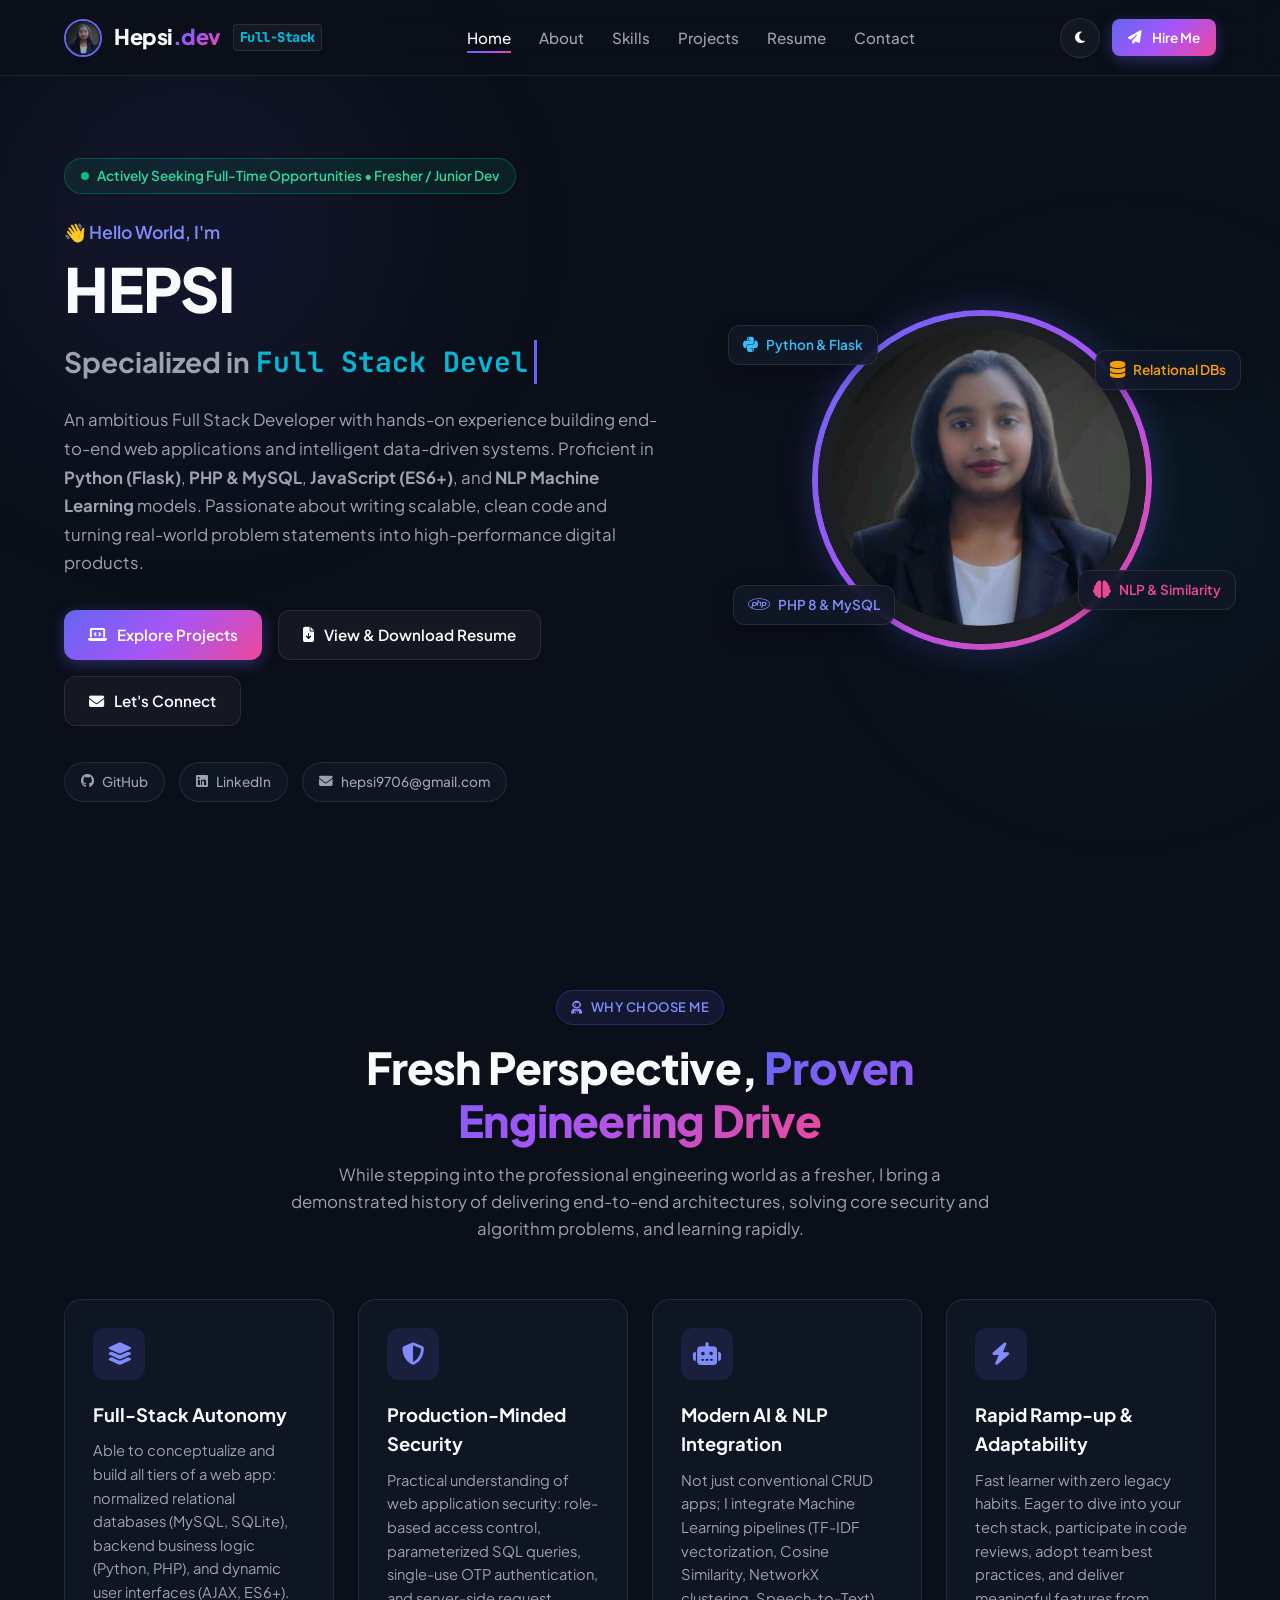
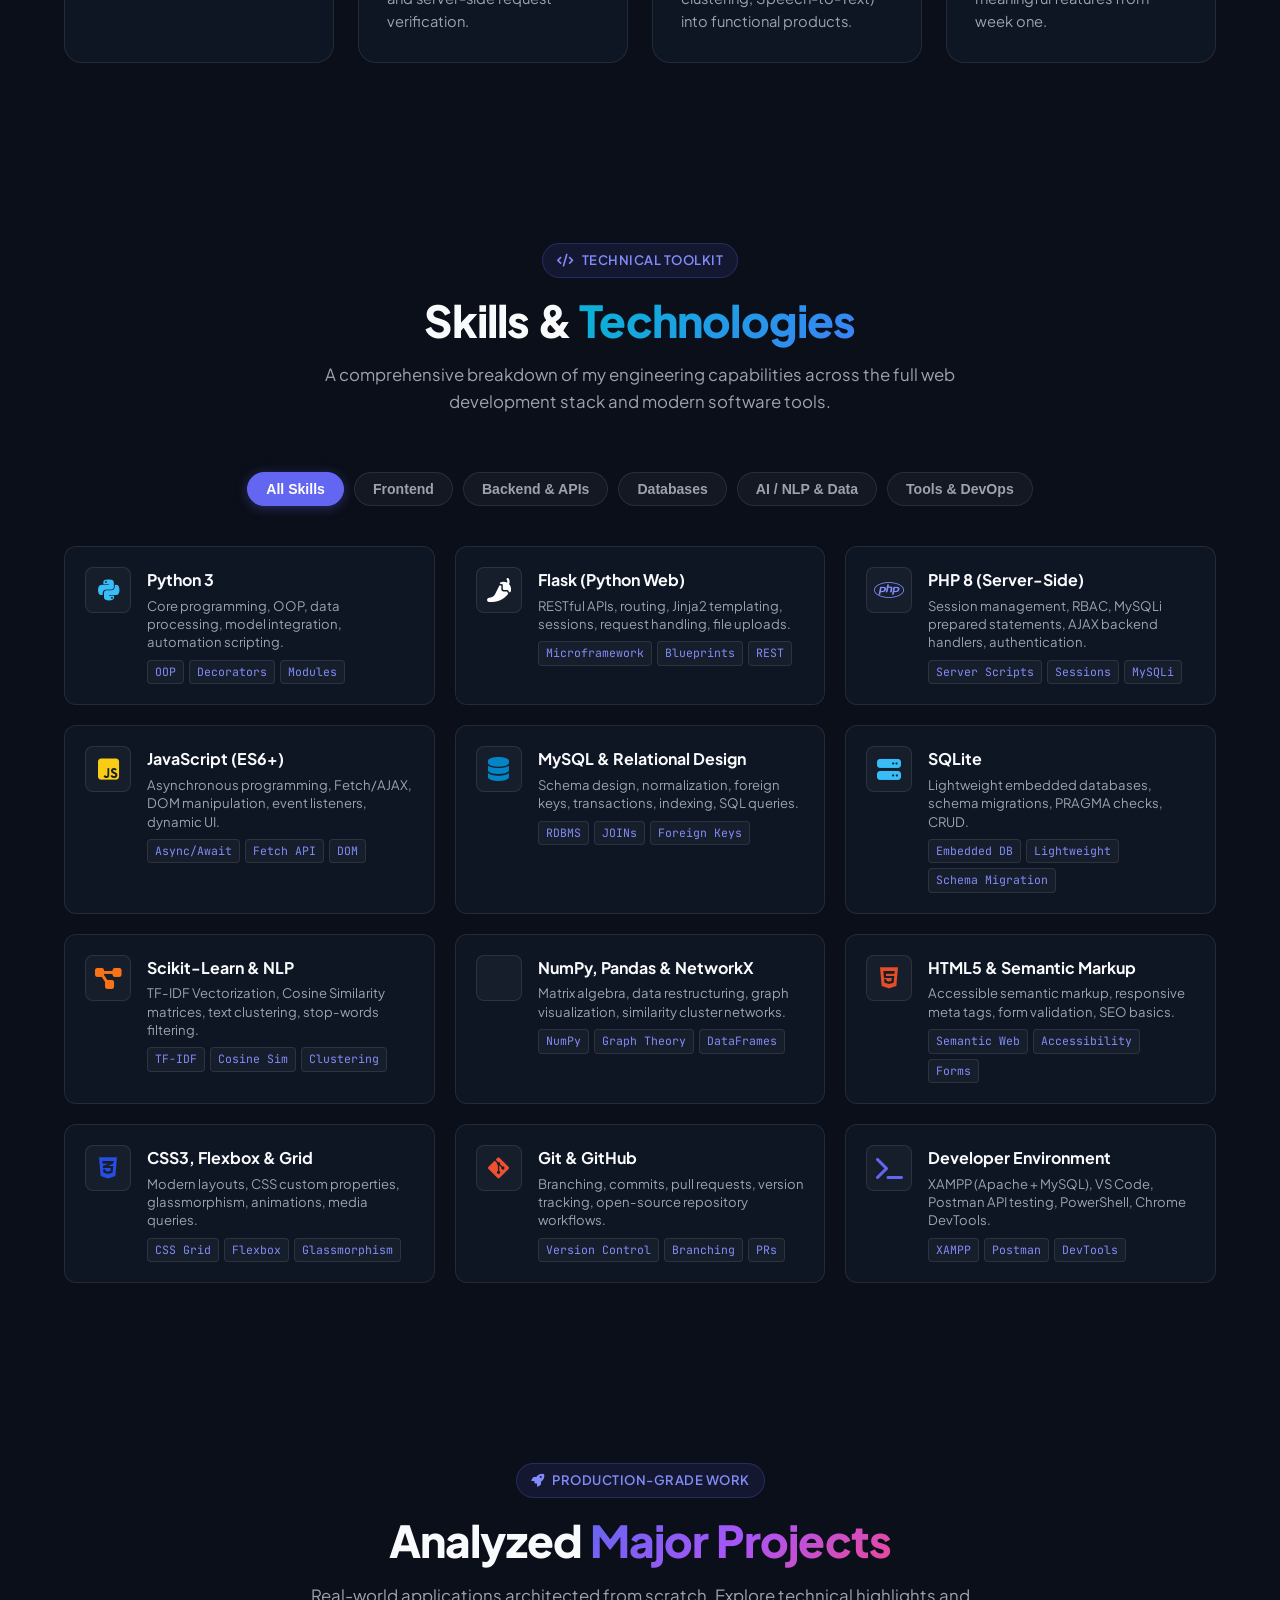
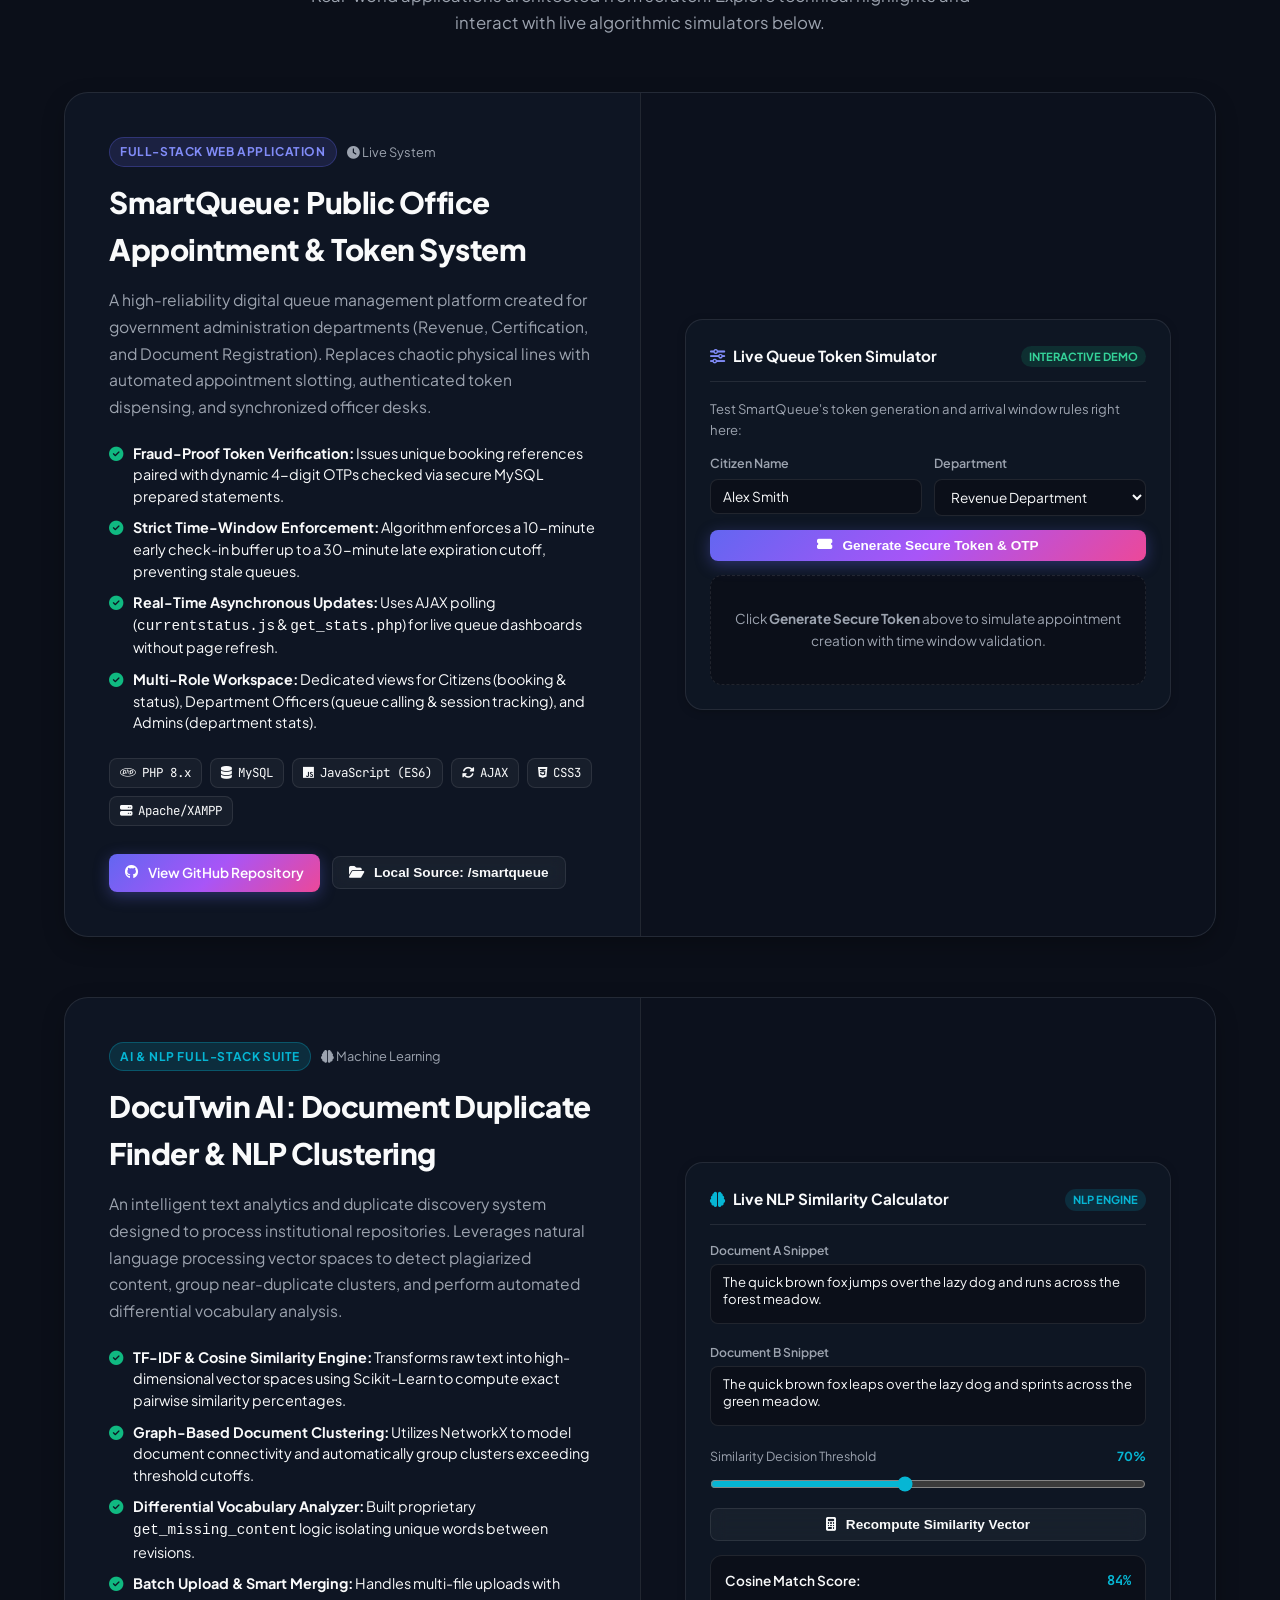
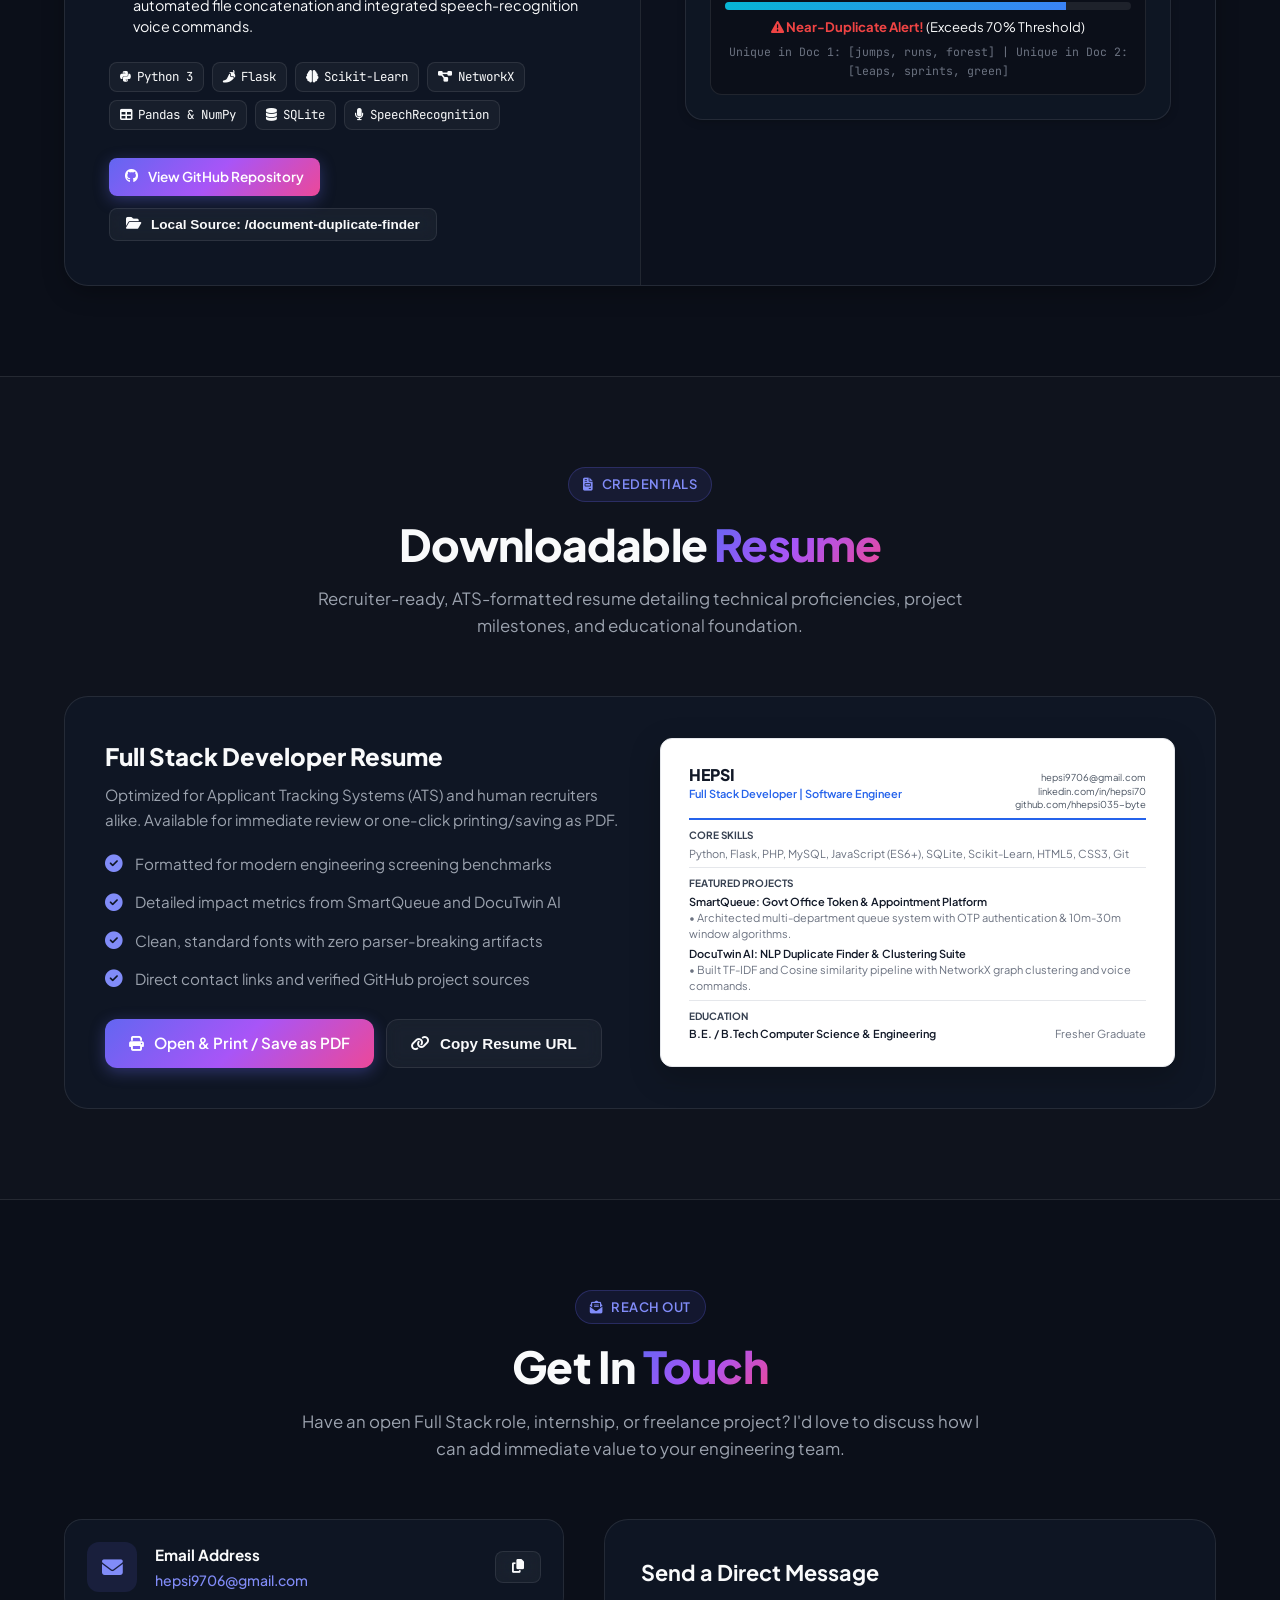
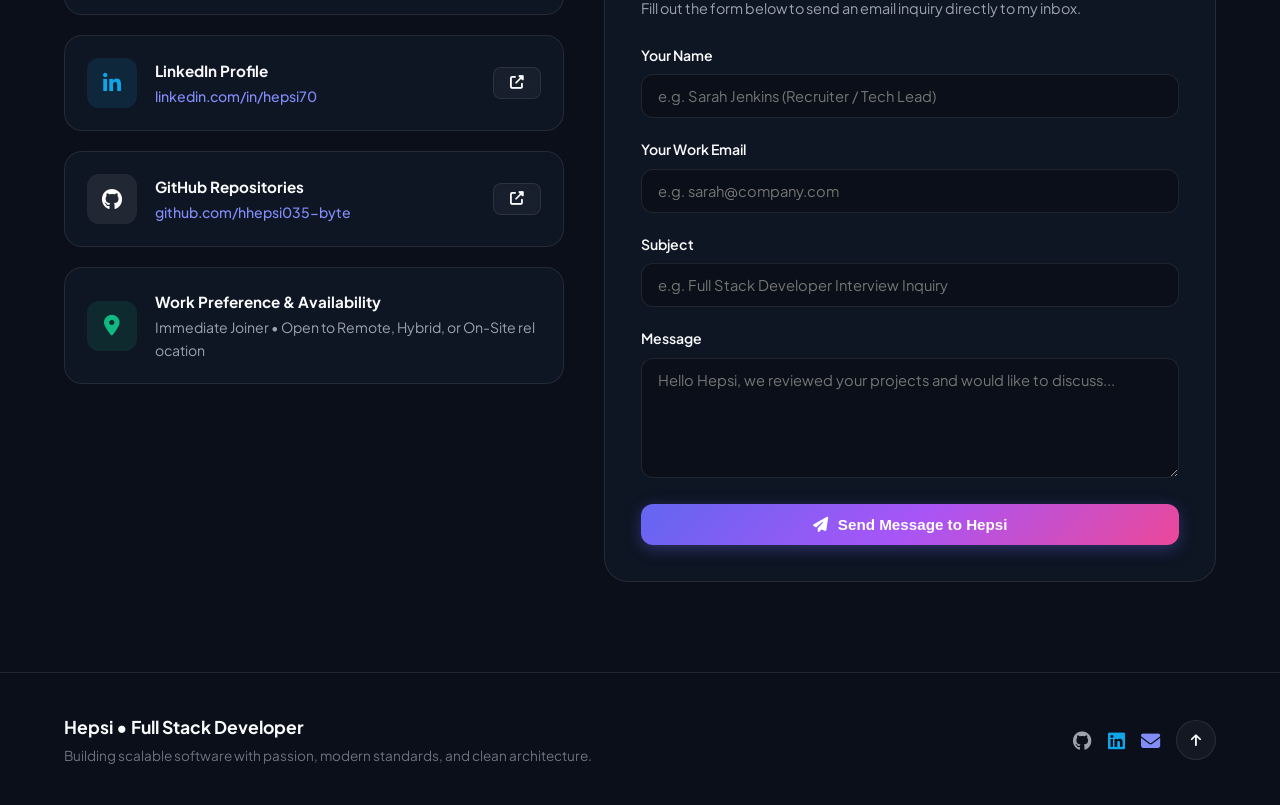
<file: index.html>
<!DOCTYPE html>
<html lang="en" data-theme="dark">
<head>
  <meta charset="UTF-8">
  <meta name="viewport" content="width=device-width, initial-scale=1.0">
  <title>Hepsi | Full Stack Developer Portfolio</title>
  <meta name="description" content="Portfolio of Hepsi - Passionate Full Stack Developer & Software Engineer. Explore production-grade projects in Python, Flask, PHP, MySQL, and NLP.">
  
  <!-- Google Fonts -->
  <link rel="preconnect" href="https://fonts.googleapis.com">
  <link rel="preconnect" href="https://fonts.gstatic.com" crossorigin>
  <link href="https://fonts.googleapis.com/css2?family=Plus+Jakarta+Sans:wght@300;400;500;600;700;800&family=JetBrains+Mono:wght@400;500;600;700&display=swap" rel="stylesheet">
  
  <!-- Font Awesome Icons -->
  <link rel="stylesheet" href="https://cdnjs.cloudflare.com/ajax/libs/font-awesome/6.4.0/css/all.min.css">
  
  <!-- Custom Stylesheet -->
  <link rel="stylesheet" href="css/style.css">
</head>
<body>

  <!-- Scroll Progress Indicator Bar -->
  <div id="scroll-progress"></div>

  <!-- Ambient Glowing Background Accents -->
  <div class="ambient-glow-1"></div>
  <div class="ambient-glow-2"></div>

  <!-- ==========================================
       Navigation Bar
       ========================================== -->
  <nav class="navbar">
    <div class="container">
      <a href="#home" class="nav-brand">
        <img src="assets/hepsi_profile.jpg" alt="Hepsi Profile" class="brand-avatar">
        <span>Hepsi<span class="gradient-text">.dev</span></span>
        <span class="brand-code">Full-Stack</span>
      </a>

      <!-- Desktop Navigation Menu -->
      <ul class="nav-links" id="nav-menu">
        <li><a href="#home" class="nav-link active">Home</a></li>
        <li><a href="#about" class="nav-link">About</a></li>
        <li><a href="#skills" class="nav-link">Skills</a></li>
        <li><a href="#projects" class="nav-link">Projects</a></li>
        <li><a href="#resume" class="nav-link">Resume</a></li>
        <li><a href="#contact" class="nav-link">Contact</a></li>
      </ul>

      <!-- Navbar Actions -->
      <div class="nav-actions">
        <button id="theme-toggle" class="theme-toggle-btn" title="Toggle Light/Dark Theme" aria-label="Toggle Theme">
          <i class="fas fa-moon"></i>
        </button>
        <a href="#contact" class="btn btn-primary btn-sm">
          <i class="fas fa-paper-plane"></i> Hire Me
        </a>
        <button class="mobile-toggle" id="mobile-toggle" aria-label="Open Navigation Menu">
          <i class="fas fa-bars"></i>
        </button>
      </div>
    </div>
  </nav>

  <!-- ==========================================
       Hero Section
       ========================================== -->
  <section class="hero-section" id="home">
    <div class="container">
      <div class="hero-grid">
        
        <!-- Left: Headline & Bio -->
        <div class="hero-text-content">
          <div class="hero-status-pill">
            <span class="pulse-dot"></span>
            <span>Actively Seeking Full-Time Opportunities • Fresher / Junior Dev</span>
          </div>

          <div class="hero-greeting">👋 Hello World, I'm</div>
          <h1 class="hero-title">
            HEPSI
          </h1>

          <div class="typewriter-wrapper">
            <span>Specialized in</span>
            <span id="typed-text" class="typed-text"></span>
            <span class="cursor">&nbsp;</span>
          </div>

          <p class="hero-bio">
            An ambitious Full Stack Developer with hands-on experience building end-to-end web applications and intelligent data-driven systems. Proficient in <strong>Python (Flask)</strong>, <strong>PHP & MySQL</strong>, <strong>JavaScript (ES6+)</strong>, and <strong>NLP Machine Learning</strong> models. Passionate about writing scalable, clean code and turning real-world problem statements into high-performance digital products.
          </p>

          <div class="hero-actions">
            <a href="#projects" class="btn btn-primary">
              <i class="fas fa-laptop-code"></i> Explore Projects
            </a>
            <a href="resume.html" target="_blank" class="btn btn-outline">
              <i class="fas fa-file-download"></i> View & Download Resume
            </a>
            <a href="#contact" class="btn btn-outline">
              <i class="fas fa-envelope"></i> Let's Connect
            </a>
          </div>

          <!-- Social Quick Links -->
          <div class="hero-socials">
            <a href="https://github.com/hhepsi035-byte" target="_blank" class="social-pill" title="GitHub Profile">
              <i class="fab fa-github"></i>
              <span>GitHub</span>
            </a>
            <a href="https://www.linkedin.com/in/hepsi70" target="_blank" class="social-pill" title="LinkedIn Profile">
              <i class="fab fa-linkedin"></i>
              <span>LinkedIn</span>
            </a>
            <a href="mailto:hepsi9706@gmail.com" class="social-pill" title="Send Email">
              <i class="fas fa-envelope"></i>
              <span>hepsi9706@gmail.com</span>
            </a>
          </div>
        </div>

        <!-- Right: Profile Visual & Floating Badges -->
        <div class="hero-visual">
          <div class="avatar-halo">
            <div class="avatar-inner">
              <img src="assets/hepsi_profile.jpg" alt="Hepsi - Full Stack Developer" class="avatar-img">
            </div>
          </div>

          <!-- Floating Orbital Badges -->
          <div class="floating-badge badge-py">
            <i class="fab fa-python" style="color: #38bdf8; font-size: 1.1rem;"></i>
            <span>Python & Flask</span>
          </div>
          <div class="floating-badge badge-php">
            <i class="fab fa-php" style="color: #818cf8; font-size: 1.1rem;"></i>
            <span>PHP 8 & MySQL</span>
          </div>
          <div class="floating-badge badge-db">
            <i class="fas fa-database" style="color: #f59e0b; font-size: 1.1rem;"></i>
            <span>Relational DBs</span>
          </div>
          <div class="floating-badge badge-nlp">
            <i class="fas fa-brain" style="color: #ec4899; font-size: 1.1rem;"></i>
            <span>NLP & Similarity</span>
          </div>
        </div>

      </div>
    </div>
  </section>

  <!-- ==========================================
       About & Why Hire Me (Fresher Value)
       ========================================== -->
  <section class="section" id="about">
    <div class="container">
      <div class="section-header">
        <span class="badge-pill"><i class="fas fa-user-astronaut"></i> Why Choose Me</span>
        <h2 class="section-title">Fresh Perspective, <span class="gradient-text">Proven Engineering Drive</span></h2>
        <p class="section-subtitle">
          While stepping into the professional engineering world as a fresher, I bring a demonstrated history of delivering end-to-end architectures, solving core security and algorithm problems, and learning rapidly.
        </p>
      </div>

      <div class="fresher-cards">
        
        <div class="value-card">
          <div class="value-icon">
            <i class="fas fa-layer-group"></i>
          </div>
          <h3>Full-Stack Autonomy</h3>
          <p>
            Able to conceptualize and build all tiers of a web app: normalized relational databases (MySQL, SQLite), backend business logic (Python, PHP), and dynamic user interfaces (AJAX, ES6+).
          </p>
        </div>

        <div class="value-card">
          <div class="value-icon">
            <i class="fas fa-shield-alt"></i>
          </div>
          <h3>Production-Minded Security</h3>
          <p>
            Practical understanding of web application security: role-based access control, parameterized SQL queries, single-use OTP authentication, and server-side request verification.
          </p>
        </div>

        <div class="value-card">
          <div class="value-icon">
            <i class="fas fa-robot"></i>
          </div>
          <h3>Modern AI & NLP Integration</h3>
          <p>
            Not just conventional CRUD apps; I integrate Machine Learning pipelines (TF-IDF vectorization, Cosine Similarity, NetworkX clustering, Speech-to-Text) into functional products.
          </p>
        </div>

        <div class="value-card">
          <div class="value-icon">
            <i class="fas fa-bolt"></i>
          </div>
          <h3>Rapid Ramp-up & Adaptability</h3>
          <p>
            Fast learner with zero legacy habits. Eager to dive into your tech stack, participate in code reviews, adopt team best practices, and deliver meaningful features from week one.
          </p>
        </div>

      </div>
    </div>
  </section>

  <!-- ==========================================
       Technical Skills Matrix
       ========================================== -->
  <section class="section" id="skills">
    <div class="container">
      <div class="section-header">
        <span class="badge-pill"><i class="fas fa-code"></i> Technical Toolkit</span>
        <h2 class="section-title">Skills & <span class="cyan-gradient-text">Technologies</span></h2>
        <p class="section-subtitle">
          A comprehensive breakdown of my engineering capabilities across the full web development stack and modern software tools.
        </p>
      </div>

      <!-- Skills Category Filter Buttons -->
      <div class="skills-filter-bar">
        <button class="filter-btn active" data-filter="all">All Skills</button>
        <button class="filter-btn" data-filter="frontend">Frontend</button>
        <button class="filter-btn" data-filter="backend">Backend & APIs</button>
        <button class="filter-btn" data-filter="database">Databases</button>
        <button class="filter-btn" data-filter="ai">AI / NLP & Data</button>
        <button class="filter-btn" data-filter="tools">Tools & DevOps</button>
      </div>

      <!-- Skills Grid Cards -->
      <div class="skills-grid">

        <!-- Skill 1: Python -->
        <div class="skill-card" data-category="backend">
          <div class="skill-icon-box" style="color: #38bdf8;">
            <i class="fab fa-python"></i>
          </div>
          <div class="skill-info">
            <h4>Python 3</h4>
            <p>Core programming, OOP, data processing, model integration, automation scripting.</p>
            <div class="skill-tags">
              <span class="skill-tag">OOP</span>
              <span class="skill-tag">Decorators</span>
              <span class="skill-tag">Modules</span>
            </div>
          </div>
        </div>

        <!-- Skill 2: Flask -->
        <div class="skill-card" data-category="backend">
          <div class="skill-icon-box" style="color: #ffffff;">
            <i class="fas fa-pepper-hot"></i>
          </div>
          <div class="skill-info">
            <h4>Flask (Python Web)</h4>
            <p>RESTful APIs, routing, Jinja2 templating, sessions, request handling, file uploads.</p>
            <div class="skill-tags">
              <span class="skill-tag">Microframework</span>
              <span class="skill-tag">Blueprints</span>
              <span class="skill-tag">REST</span>
            </div>
          </div>
        </div>

        <!-- Skill 3: PHP -->
        <div class="skill-card" data-category="backend">
          <div class="skill-icon-box" style="color: #818cf8;">
            <i class="fab fa-php"></i>
          </div>
          <div class="skill-info">
            <h4>PHP 8 (Server-Side)</h4>
            <p>Session management, RBAC, MySQLi prepared statements, AJAX backend handlers, authentication.</p>
            <div class="skill-tags">
              <span class="skill-tag">Server Scripts</span>
              <span class="skill-tag">Sessions</span>
              <span class="skill-tag">MySQLi</span>
            </div>
          </div>
        </div>

        <!-- Skill 4: JavaScript -->
        <div class="skill-card" data-category="frontend">
          <div class="skill-icon-box" style="color: #facc15;">
            <i class="fab fa-js-square"></i>
          </div>
          <div class="skill-info">
            <h4>JavaScript (ES6+)</h4>
            <p>Asynchronous programming, Fetch/AJAX, DOM manipulation, event listeners, dynamic UI.</p>
            <div class="skill-tags">
              <span class="skill-tag">Async/Await</span>
              <span class="skill-tag">Fetch API</span>
              <span class="skill-tag">DOM</span>
            </div>
          </div>
        </div>

        <!-- Skill 5: MySQL -->
        <div class="skill-card" data-category="database">
          <div class="skill-icon-box" style="color: #0284c7;">
            <i class="fas fa-database"></i>
          </div>
          <div class="skill-info">
            <h4>MySQL & Relational Design</h4>
            <p>Schema design, normalization, foreign keys, transactions, indexing, SQL queries.</p>
            <div class="skill-tags">
              <span class="skill-tag">RDBMS</span>
              <span class="skill-tag">JOINs</span>
              <span class="skill-tag">Foreign Keys</span>
            </div>
          </div>
        </div>

        <!-- Skill 6: SQLite -->
        <div class="skill-card" data-category="database">
          <div class="skill-icon-box" style="color: #38bdf8;">
            <i class="fas fa-server"></i>
          </div>
          <div class="skill-info">
            <h4>SQLite</h4>
            <p>Lightweight embedded databases, schema migrations, PRAGMA checks, CRUD.</p>
            <div class="skill-tags">
              <span class="skill-tag">Embedded DB</span>
              <span class="skill-tag">Lightweight</span>
              <span class="skill-tag">Schema Migration</span>
            </div>
          </div>
        </div>

        <!-- Skill 7: NLP & Scikit-Learn -->
        <div class="skill-card" data-category="ai">
          <div class="skill-icon-box" style="color: #f97316;">
            <i class="fas fa-project-diagram"></i>
          </div>
          <div class="skill-info">
            <h4>Scikit-Learn & NLP</h4>
            <p>TF-IDF Vectorization, Cosine Similarity matrices, text clustering, stop-words filtering.</p>
            <div class="skill-tags">
              <span class="skill-tag">TF-IDF</span>
              <span class="skill-tag">Cosine Sim</span>
              <span class="skill-tag">Clustering</span>
            </div>
          </div>
        </div>

        <!-- Skill 8: Data Tools (Pandas, NumPy, NetworkX) -->
        <div class="skill-card" data-category="ai">
          <div class="skill-icon-box" style="color: #10b981;">
            <i class="fas fa-chart-network"></i>
          </div>
          <div class="skill-info">
            <h4>NumPy, Pandas & NetworkX</h4>
            <p>Matrix algebra, data restructuring, graph visualization, similarity cluster networks.</p>
            <div class="skill-tags">
              <span class="skill-tag">NumPy</span>
              <span class="skill-tag">Graph Theory</span>
              <span class="skill-tag">DataFrames</span>
            </div>
          </div>
        </div>

        <!-- Skill 9: HTML5 & Modern CSS3 -->
        <div class="skill-card" data-category="frontend">
          <div class="skill-icon-box" style="color: #e44d26;">
            <i class="fab fa-html5"></i>
          </div>
          <div class="skill-info">
            <h4>HTML5 & Semantic Markup</h4>
            <p>Accessible semantic markup, responsive meta tags, form validation, SEO basics.</p>
            <div class="skill-tags">
              <span class="skill-tag">Semantic Web</span>
              <span class="skill-tag">Accessibility</span>
              <span class="skill-tag">Forms</span>
            </div>
          </div>
        </div>

        <!-- Skill 10: CSS3 & Responsive Design -->
        <div class="skill-card" data-category="frontend">
          <div class="skill-icon-box" style="color: #264de4;">
            <i class="fab fa-css3-alt"></i>
          </div>
          <div class="skill-info">
            <h4>CSS3, Flexbox & Grid</h4>
            <p>Modern layouts, CSS custom properties, glassmorphism, animations, media queries.</p>
            <div class="skill-tags">
              <span class="skill-tag">CSS Grid</span>
              <span class="skill-tag">Flexbox</span>
              <span class="skill-tag">Glassmorphism</span>
            </div>
          </div>
        </div>

        <!-- Skill 11: Git & GitHub -->
        <div class="skill-card" data-category="tools">
          <div class="skill-icon-box" style="color: #f05032;">
            <i class="fab fa-git-alt"></i>
          </div>
          <div class="skill-info">
            <h4>Git & GitHub</h4>
            <p>Branching, commits, pull requests, version tracking, open-source repository workflows.</p>
            <div class="skill-tags">
              <span class="skill-tag">Version Control</span>
              <span class="skill-tag">Branching</span>
              <span class="skill-tag">PRs</span>
            </div>
          </div>
        </div>

        <!-- Skill 12: Development Tools -->
        <div class="skill-card" data-category="tools">
          <div class="skill-icon-box" style="color: #6366f1;">
            <i class="fas fa-terminal"></i>
          </div>
          <div class="skill-info">
            <h4>Developer Environment</h4>
            <p>XAMPP (Apache + MySQL), VS Code, Postman API testing, PowerShell, Chrome DevTools.</p>
            <div class="skill-tags">
              <span class="skill-tag">XAMPP</span>
              <span class="skill-tag">Postman</span>
              <span class="skill-tag">DevTools</span>
            </div>
          </div>
        </div>

      </div>
    </div>
  </section>

  <!-- ==========================================
       Featured Major Projects (In-Depth Analysis)
       ========================================== -->
  <section class="section" id="projects">
    <div class="container">
      <div class="section-header">
        <span class="badge-pill"><i class="fas fa-rocket"></i> Production-Grade Work</span>
        <h2 class="section-title">Analyzed <span class="gradient-text">Major Projects</span></h2>
        <p class="section-subtitle">
          Real-world applications architected from scratch. Explore technical highlights and interact with live algorithmic simulators below.
        </p>
      </div>

      <div class="projects-container">

        <!-- ========================================================
             PROJECT 1: SmartQueue
             ======================================================== -->
        <div class="project-showcase">
          <div class="project-grid">
            
            <!-- Left: Project Narrative & Deep Architecture -->
            <div class="project-content">
              <div>
                <div class="project-category">
                  <span class="cat-badge cat-web">Full-Stack Web Application</span>
                  <span style="font-size: 0.8rem; color: var(--text-muted);"><i class="fas fa-clock"></i> Live System</span>
                </div>

                <h3 class="project-title">SmartQueue: Public Office Appointment & Token System</h3>

                <p class="project-desc">
                  A high-reliability digital queue management platform created for government administration departments (Revenue, Certification, and Document Registration). Replaces chaotic physical lines with automated appointment slotting, authenticated token dispensing, and synchronized officer desks.
                </p>

                <ul class="feature-list">
                  <li>
                    <i class="fas fa-check-circle"></i>
                    <span><strong>Fraud-Proof Token Verification:</strong> Issues unique booking references paired with dynamic 4-digit OTPs checked via secure MySQL prepared statements.</span>
                  </li>
                  <li>
                    <i class="fas fa-check-circle"></i>
                    <span><strong>Strict Time-Window Enforcement:</strong> Algorithm enforces a 10-minute early check-in buffer up to a 30-minute late expiration cutoff, preventing stale queues.</span>
                  </li>
                  <li>
                    <i class="fas fa-check-circle"></i>
                    <span><strong>Real-Time Asynchronous Updates:</strong> Uses AJAX polling (<code>currentstatus.js</code> & <code>get_stats.php</code>) for live queue dashboards without page refresh.</span>
                  </li>
                  <li>
                    <i class="fas fa-check-circle"></i>
                    <span><strong>Multi-Role Workspace:</strong> Dedicated views for Citizens (booking & status), Department Officers (queue calling & session tracking), and Admins (department stats).</span>
                  </li>
                </ul>

                <div class="tech-stack-row">
                  <span class="tech-badge"><i class="fab fa-php"></i> PHP 8.x</span>
                  <span class="tech-badge"><i class="fas fa-database"></i> MySQL</span>
                  <span class="tech-badge"><i class="fab fa-js"></i> JavaScript (ES6)</span>
                  <span class="tech-badge"><i class="fas fa-sync-alt"></i> AJAX</span>
                  <span class="tech-badge"><i class="fab fa-css3-alt"></i> CSS3</span>
                  <span class="tech-badge"><i class="fas fa-server"></i> Apache/XAMPP</span>
                </div>
              </div>

              <div class="project-actions">
                <a href="https://github.com/hhepsi035-byte" target="_blank" class="btn btn-primary btn-sm">
                  <i class="fab fa-github"></i> View GitHub Repository
                </a>
                <button class="btn btn-outline btn-sm" onclick="copyToClipboard('c:\\xampp\\htdocs\\smartqueue', 'Source path copied!')">
                  <i class="fas fa-folder-open"></i> Local Source: /smartqueue
                </button>
              </div>
            </div>

            <!-- Right: Interactive Live Simulation Demo -->
            <div class="project-interactive-panel">
              <div class="demo-box">
                <div class="demo-header">
                  <h4><i class="fas fa-sliders-h" style="color: var(--primary-light);"></i> Live Queue Token Simulator</h4>
                  <span class="live-badge">Interactive Demo</span>
                </div>

                <p style="font-size: 0.82rem; color: var(--text-muted); margin-bottom: 14px;">
                  Test SmartQueue's token generation and arrival window rules right here:
                </p>

                <div class="queue-sim-inputs">
                  <div class="sim-input-group">
                    <label for="sim-citizen-name">Citizen Name</label>
                    <input type="text" id="sim-citizen-name" class="sim-input" value="Alex Smith" placeholder="Enter name">
                  </div>
                  <div class="sim-input-group">
                    <label for="sim-dept-select">Department</label>
                    <select id="sim-dept-select" class="sim-select">
                      <option value="Revenue">Revenue Department</option>
                      <option value="Certification">Certification Dept</option>
                      <option value="Document">Document Registration</option>
                    </select>
                  </div>
                </div>

                <button id="sim-book-token" class="btn btn-primary btn-sm" style="width: 100%;">
                  <i class="fas fa-ticket-alt"></i> Generate Secure Token & OTP
                </button>

                <div class="queue-display-card" id="sim-queue-display">
                  <div style="font-size: 0.85rem; color: var(--text-muted);">
                    Click <strong>Generate Secure Token</strong> above to simulate appointment creation with time window validation.
                  </div>
                </div>
              </div>
            </div>

          </div>
        </div>

        <!-- ========================================================
             PROJECT 2: DocuTwin AI (Duplicate Document Finder)
             ======================================================== -->
        <div class="project-showcase">
          <div class="project-grid">
            
            <!-- Left: Project Narrative & Deep Architecture -->
            <div class="project-content">
              <div>
                <div class="project-category">
                  <span class="cat-badge cat-ai">AI & NLP Full-Stack Suite</span>
                  <span style="font-size: 0.8rem; color: var(--text-muted);"><i class="fas fa-brain"></i> Machine Learning</span>
                </div>

                <h3 class="project-title">DocuTwin AI: Document Duplicate Finder & NLP Clustering</h3>

                <p class="project-desc">
                  An intelligent text analytics and duplicate discovery system designed to process institutional repositories. Leverages natural language processing vector spaces to detect plagiarized content, group near-duplicate clusters, and perform automated differential vocabulary analysis.
                </p>

                <ul class="feature-list">
                  <li>
                    <i class="fas fa-check-circle"></i>
                    <span><strong>TF-IDF & Cosine Similarity Engine:</strong> Transforms raw text into high-dimensional vector spaces using Scikit-Learn to compute exact pairwise similarity percentages.</span>
                  </li>
                  <li>
                    <i class="fas fa-check-circle"></i>
                    <span><strong>Graph-Based Document Clustering:</strong> Utilizes NetworkX to model document connectivity and automatically group clusters exceeding threshold cutoffs.</span>
                  </li>
                  <li>
                    <i class="fas fa-check-circle"></i>
                    <span><strong>Differential Vocabulary Analyzer:</strong> Built proprietary <code>get_missing_content</code> logic isolating unique words between revisions.</span>
                  </li>
                  <li>
                    <i class="fas fa-check-circle"></i>
                    <span><strong>Batch Upload & Smart Merging:</strong> Handles multi-file uploads with automated file concatenation and integrated speech-recognition voice commands.</span>
                  </li>
                </ul>

                <div class="tech-stack-row">
                  <span class="tech-badge"><i class="fab fa-python"></i> Python 3</span>
                  <span class="tech-badge"><i class="fas fa-pepper-hot"></i> Flask</span>
                  <span class="tech-badge"><i class="fas fa-brain"></i> Scikit-Learn</span>
                  <span class="tech-badge"><i class="fas fa-project-diagram"></i> NetworkX</span>
                  <span class="tech-badge"><i class="fas fa-table"></i> Pandas & NumPy</span>
                  <span class="tech-badge"><i class="fas fa-database"></i> SQLite</span>
                  <span class="tech-badge"><i class="fas fa-microphone"></i> SpeechRecognition</span>
                </div>
              </div>

              <div class="project-actions">
                <a href="https://github.com/hhepsi035-byte" target="_blank" class="btn btn-primary btn-sm">
                  <i class="fab fa-github"></i> View GitHub Repository
                </a>
                <button class="btn btn-outline btn-sm" onclick="copyToClipboard('c:\\Users\\HEPSI\\OneDrive\\Desktop\\document-duplicate-finder', 'Source path copied!')">
                  <i class="fas fa-folder-open"></i> Local Source: /document-duplicate-finder
                </button>
              </div>
            </div>

            <!-- Right: Interactive Live Simulation Demo -->
            <div class="project-interactive-panel">
              <div class="demo-box">
                <div class="demo-header">
                  <h4><i class="fas fa-brain" style="color: var(--secondary);"></i> Live NLP Similarity Calculator</h4>
                  <span class="live-badge" style="background: rgba(6, 182, 212, 0.15); color: var(--secondary);">NLP Engine</span>
                </div>

                <div class="sim-nlp-inputs">
                  <div>
                    <label style="font-size: 0.76rem; font-weight: 600; color: var(--text-muted); margin-bottom: 4px; display: block;">Document A Snippet</label>
                    <textarea id="nlp-text-1" class="sim-textarea" placeholder="Paste or type text for document 1...">The quick brown fox jumps over the lazy dog and runs across the forest meadow.</textarea>
                  </div>
                  <div>
                    <label style="font-size: 0.76rem; font-weight: 600; color: var(--text-muted); margin-bottom: 4px; display: block;">Document B Snippet</label>
                    <textarea id="nlp-text-2" class="sim-textarea" placeholder="Paste or type text for document 2...">The quick brown fox leaps over the lazy dog and sprints across the green meadow.</textarea>
                  </div>
                </div>

                <div class="sim-slider-group">
                  <label for="nlp-threshold">
                    <span>Similarity Decision Threshold</span>
                    <strong id="threshold-val" style="color: var(--secondary);">70%</strong>
                  </label>
                  <input type="range" id="nlp-threshold" class="sim-slider" min="50" max="95" value="70">
                </div>

                <button id="btn-compute-nlp" class="btn btn-outline btn-sm" style="width: 100%; margin-top: 10px;">
                  <i class="fas fa-calculator"></i> Recompute Similarity Vector
                </button>

                <div class="nlp-result-box">
                  <div style="display: flex; justify-content: space-between; font-size: 0.85rem; font-weight: 600;">
                    <span>Cosine Match Score:</span>
                    <span id="nlp-score-text" style="color: var(--secondary); font-family: var(--font-code); font-weight: 700;">85%</span>
                  </div>
                  <div class="sim-meter">
                    <div class="sim-meter-fill" id="nlp-meter-fill" style="width: 85%;"></div>
                  </div>
                  <div id="nlp-verdict" style="font-size: 0.82rem; margin-top: 6px;">
                    <span style="color: #ef4444; font-weight: 700;"><i class="fas fa-exclamation-triangle"></i> Near-Duplicate Alert!</span> (Exceeds 70% Threshold)
                  </div>
                  <div id="nlp-diff" style="font-size: 0.72rem; color: var(--text-dim); margin-top: 6px; font-family: var(--font-code);">
                    Unique in Doc 1: [jumps, runs] | Unique in Doc 2: [leaps, sprints]
                  </div>
                </div>

              </div>
            </div>

          </div>
        </div>

      </div>
    </div>
  </section>

  <!-- ==========================================
       Downloadable Resume Center
       ========================================== -->
  <section class="section resume-section" id="resume">
    <div class="container">
      <div class="section-header">
        <span class="badge-pill"><i class="fas fa-file-invoice"></i> Credentials</span>
        <h2 class="section-title">Downloadable <span class="gradient-text">Resume</span></h2>
        <p class="section-subtitle">
          Recruiter-ready, ATS-formatted resume detailing technical proficiencies, project milestones, and educational foundation.
        </p>
      </div>

      <div class="resume-card-box">
        
        <!-- Left: Download Options & Bullet Highlights -->
        <div class="resume-meta-info">
          <h3 style="font-size: 1.5rem; font-weight: 800; margin-bottom: 8px;">
            Full Stack Developer Resume
          </h3>
          <p style="color: var(--text-muted); font-size: 0.95rem; line-height: 1.6;">
            Optimized for Applicant Tracking Systems (ATS) and human recruiters alike. Available for immediate review or one-click printing/saving as PDF.
          </p>

          <div class="resume-highlights">
            <div class="resume-highlight-item">
              <i class="fas fa-check-circle"></i>
              <span>Formatted for modern engineering screening benchmarks</span>
            </div>
            <div class="resume-highlight-item">
              <i class="fas fa-check-circle"></i>
              <span>Detailed impact metrics from SmartQueue and DocuTwin AI</span>
            </div>
            <div class="resume-highlight-item">
              <i class="fas fa-check-circle"></i>
              <span>Clean, standard fonts with zero parser-breaking artifacts</span>
            </div>
            <div class="resume-highlight-item">
              <i class="fas fa-check-circle"></i>
              <span>Direct contact links and verified GitHub project sources</span>
            </div>
          </div>

          <div style="display: flex; flex-wrap: wrap; gap: 12px;">
            <a href="resume.html" target="_blank" class="btn btn-primary">
              <i class="fas fa-print"></i> Open & Print / Save as PDF
            </a>
            <button class="btn btn-outline" onclick="copyToClipboard(window.location.origin + '/resume.html', 'Resume link copied!')">
              <i class="fas fa-link"></i> Copy Resume URL
            </button>
          </div>
        </div>

        <!-- Right: Mini Preview Card -->
        <div class="resume-preview-sheet">
          <div style="display: flex; justify-content: space-between; align-items: baseline; border-bottom: 2px solid #2563eb; padding-bottom: 6px; margin-bottom: 8px;">
            <div>
              <h2>HEPSI</h2>
              <div class="r-subtitle">Full Stack Developer | Software Engineer</div>
            </div>
            <div style="text-align: right; font-size: 9.5px; color: #4b5563;">
              <div>hepsi9706@gmail.com</div>
              <div>linkedin.com/in/hepsi70</div>
              <div>github.com/hhepsi035-byte</div>
            </div>
          </div>

          <div class="r-section">
            <div class="r-sec-title">Core Skills</div>
            <div class="r-muted">Python, Flask, PHP, MySQL, JavaScript (ES6+), SQLite, Scikit-Learn, HTML5, CSS3, Git</div>
          </div>

          <div class="r-section">
            <div class="r-sec-title">Featured Projects</div>
            <div style="font-weight: 600; color: #111827;">SmartQueue: Govt Office Token & Appointment Platform</div>
            <div class="r-muted" style="margin-bottom: 4px;">• Architected multi-department queue system with OTP authentication & 10m-30m window algorithms.</div>
            <div style="font-weight: 600; color: #111827;">DocuTwin AI: NLP Duplicate Finder & Clustering Suite</div>
            <div class="r-muted">• Built TF-IDF and Cosine similarity pipeline with NetworkX graph clustering and voice commands.</div>
          </div>

          <div>
            <div class="r-sec-title">Education</div>
            <div style="display: flex; justify-content: space-between;">
              <span style="font-weight: 600;">B.E. / B.Tech Computer Science & Engineering</span>
              <span class="r-muted">Fresher Graduate</span>
            </div>
          </div>
        </div>

      </div>
    </div>
  </section>

  <!-- ==========================================
       Contact & Connect Section
       ========================================== -->
  <section class="section" id="contact">
    <div class="container">
      <div class="section-header">
        <span class="badge-pill"><i class="fas fa-envelope-open-text"></i> Reach Out</span>
        <h2 class="section-title">Get In <span class="gradient-text">Touch</span></h2>
        <p class="section-subtitle">
          Have an open Full Stack role, internship, or freelance project? I'd love to discuss how I can add immediate value to your engineering team.
        </p>
      </div>

      <div class="contact-grid">
        
        <!-- Left: Direct Contact Information Cards -->
        <div class="contact-info-panel">
          
          <!-- Email Card -->
          <div class="contact-card">
            <div class="contact-card-icon">
              <i class="fas fa-envelope"></i>
            </div>
            <div class="contact-card-info" style="flex: 1;">
              <h4>Email Address</h4>
              <p><a href="mailto:hepsi9706@gmail.com">hepsi9706@gmail.com</a></p>
            </div>
            <button class="btn btn-outline btn-sm" onclick="copyToClipboard('hepsi9706@gmail.com', 'Email copied!')" title="Copy Email">
              <i class="fas fa-copy"></i>
            </button>
          </div>

          <!-- LinkedIn Card -->
          <div class="contact-card">
            <div class="contact-card-icon" style="color: #0ea5e9; background: rgba(14, 165, 233, 0.12);">
              <i class="fab fa-linkedin-in"></i>
            </div>
            <div class="contact-card-info" style="flex: 1;">
              <h4>LinkedIn Profile</h4>
              <p><a href="https://www.linkedin.com/in/hepsi70" target="_blank">linkedin.com/in/hepsi70</a></p>
            </div>
            <a href="https://www.linkedin.com/in/hepsi70" target="_blank" class="btn btn-outline btn-sm" title="Visit Profile">
              <i class="fas fa-external-link-alt"></i>
            </a>
          </div>

          <!-- GitHub Card -->
          <div class="contact-card">
            <div class="contact-card-icon" style="color: #ffffff; background: rgba(255, 255, 255, 0.08);">
              <i class="fab fa-github"></i>
            </div>
            <div class="contact-card-info" style="flex: 1;">
              <h4>GitHub Repositories</h4>
              <p><a href="https://github.com/hhepsi035-byte" target="_blank">github.com/hhepsi035-byte</a></p>
            </div>
            <a href="https://github.com/hhepsi035-byte" target="_blank" class="btn btn-outline btn-sm" title="View Repos">
              <i class="fas fa-external-link-alt"></i>
            </a>
          </div>

          <!-- Availability & Work Preference -->
          <div class="contact-card">
            <div class="contact-card-icon" style="color: #10b981; background: rgba(16, 185, 129, 0.12);">
              <i class="fas fa-map-marker-alt"></i>
            </div>
            <div class="contact-card-info">
              <h4>Work Preference & Availability</h4>
              <p>Immediate Joiner • Open to Remote, Hybrid, or On-Site relocation</p>
            </div>
          </div>

        </div>

        <!-- Right: Interactive Contact Form -->
        <div class="contact-form-box">
          <h3 style="font-size: 1.35rem; font-weight: 700; margin-bottom: 6px;">Send a Direct Message</h3>
          <p style="color: var(--text-muted); font-size: 0.9rem; margin-bottom: 24px;">
            Fill out the form below to send an email inquiry directly to my inbox.
          </p>

          <form id="portfolio-contact-form">
            <div class="form-group">
              <label for="contact-name">Your Name</label>
              <input type="text" id="contact-name" class="form-input" placeholder="e.g. Sarah Jenkins (Recruiter / Tech Lead)" required>
            </div>

            <div class="form-group">
              <label for="contact-email">Your Work Email</label>
              <input type="email" id="contact-email" class="form-input" placeholder="e.g. sarah@company.com" required>
            </div>

            <div class="form-group">
              <label for="contact-subject">Subject</label>
              <input type="text" id="contact-subject" class="form-input" placeholder="e.g. Full Stack Developer Interview Inquiry" required>
            </div>

            <div class="form-group">
              <label for="contact-message">Message</label>
              <textarea id="contact-message" class="form-textarea" placeholder="Hello Hepsi, we reviewed your projects and would like to discuss..." required></textarea>
            </div>

            <button type="submit" class="btn btn-primary" style="width: 100%;">
              <i class="fas fa-paper-plane"></i> Send Message to Hepsi
            </button>
          </form>
        </div>

      </div>
    </div>
  </section>

  <!-- ==========================================
       Footer
       ========================================== -->
  <footer class="footer">
    <div class="container footer-content">
      <div>
        <div style="font-weight: 700; color: var(--text-main); font-size: 1.1rem; margin-bottom: 4px;">
          Hepsi • Full Stack Developer
        </div>
        <p style="font-size: 0.85rem; color: var(--text-dim);">
          Building scalable software with passion, modern standards, and clean architecture.
        </p>
      </div>

      <div style="display: flex; align-items: center; gap: 16px;">
        <a href="https://github.com/hhepsi035-byte" target="_blank" style="font-size: 1.2rem;" title="GitHub"><i class="fab fa-github"></i></a>
        <a href="https://www.linkedin.com/in/hepsi70" target="_blank" style="font-size: 1.2rem; color: #0ea5e9;" title="LinkedIn"><i class="fab fa-linkedin"></i></a>
        <a href="mailto:hepsi9706@gmail.com" style="font-size: 1.2rem; color: var(--primary-light);" title="Email"><i class="fas fa-envelope"></i></a>
        <button id="back-to-top" class="back-to-top" title="Back to Top">
          <i class="fas fa-arrow-up"></i>
        </button>
      </div>
    </div>
  </footer>

  <!-- Toast Container -->
  <div id="portfolio-toast" class="toast"></div>

  <!-- Custom Script -->
  <script src="js/main.js"></script>
</body>
</html>
</file>
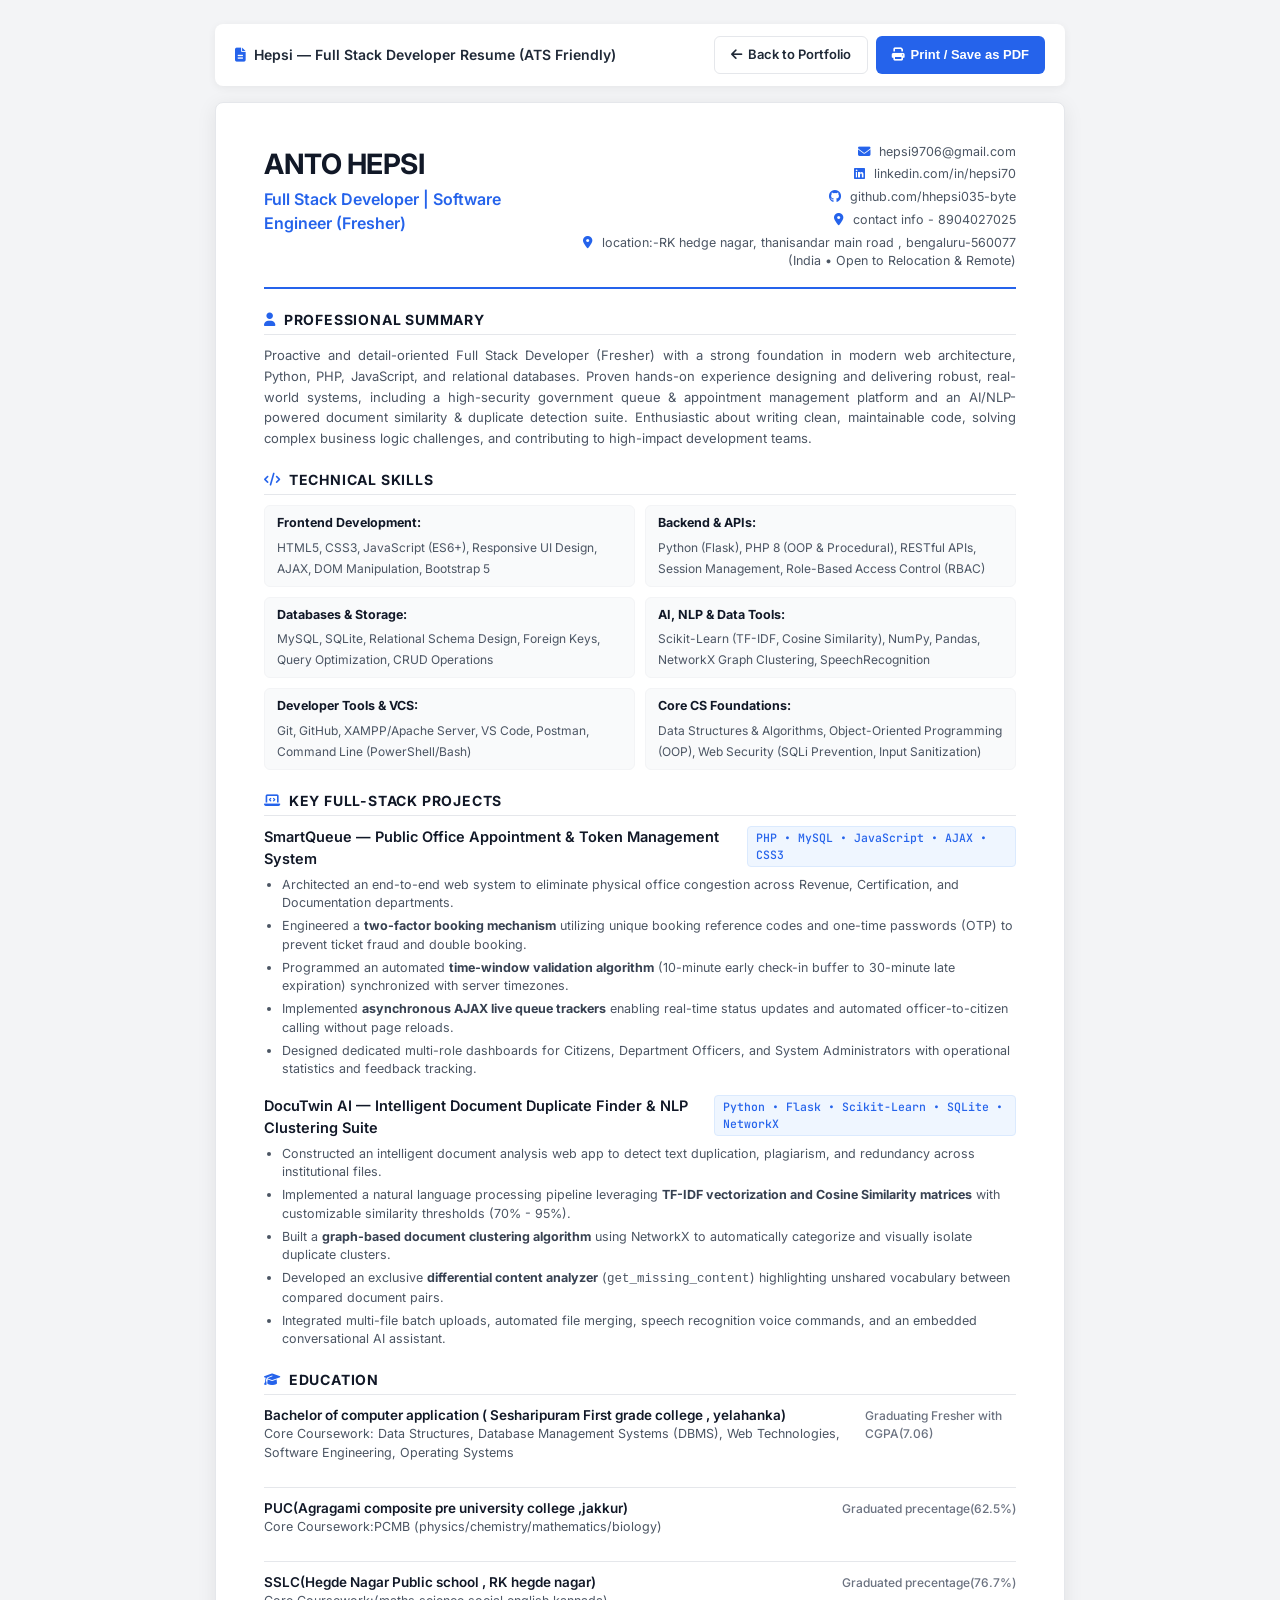
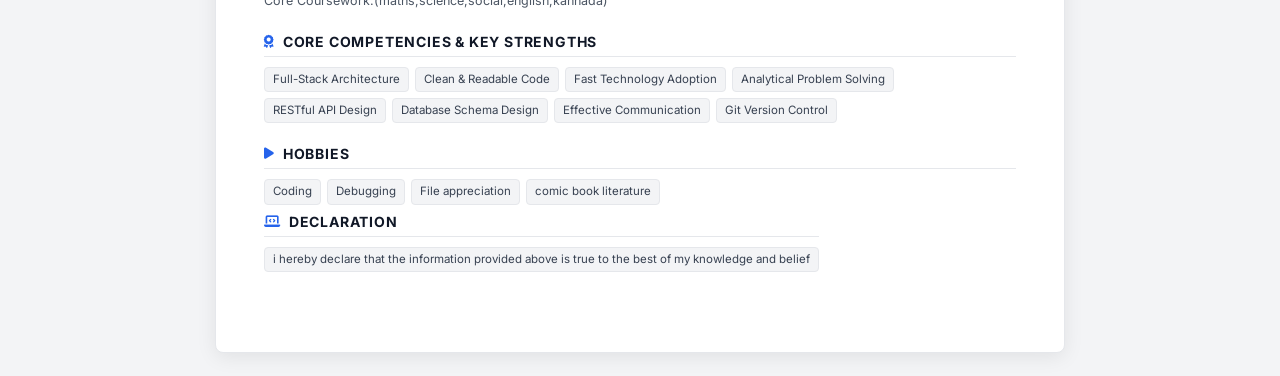
<file: resume.html>
<!DOCTYPE html>
<html lang="en">
<head>
  <meta charset="UTF-8">
  <meta name="viewport" content="width=device-width, initial-scale=1.0">
  <title>Hepsi - Full Stack Developer Resume</title>
  <link rel="preconnect" href="https://fonts.googleapis.com">
  <link rel="preconnect" href="https://fonts.gstatic.com" crossorigin>
  <link href="https://fonts.googleapis.com/css2?family=Inter:wght@300;400;500;600;700&family=JetBrains+Mono:wght@400;500&display=swap" rel="stylesheet">
  <link rel="stylesheet" href="https://cdnjs.cloudflare.com/ajax/libs/font-awesome/6.4.0/css/all.min.css">
  <style>
    :root {
      --primary: #2563eb;
      --primary-dark: #1d4ed8;
      --text-main: #1f2937;
      --text-muted: #4b5563;
      --bg-page: #f3f4f6;
      --bg-card: #ffffff;
      --border-color: #e5e7eb;
      --accent: #0ea5e9;
    }

    * {
      box-sizing: border-box;
      margin: 0;
      padding: 0;
    }

    body {
      font-family: 'Inter', -apple-system, BlinkMacSystemFont, sans-serif;
      background: var(--bg-page);
      color: var(--text-main);
      line-height: 1.5;
      font-size: 14px;
      padding: 24px;
    }

    .action-bar {
      max-width: 850px;
      margin: 0 auto 16px auto;
      display: flex;
      justify-content: space-between;
      align-items: center;
      background: #ffffff;
      padding: 12px 20px;
      border-radius: 8px;
      box-shadow: 0 2px 8px rgba(0, 0, 0, 0.06);
    }

    .action-bar .left {
      font-weight: 600;
      color: var(--text-main);
      display: flex;
      align-items: center;
      gap: 8px;
    }

    .btn {
      display: inline-flex;
      align-items: center;
      gap: 6px;
      background: var(--primary);
      color: #ffffff;
      padding: 8px 16px;
      border-radius: 6px;
      font-size: 13px;
      font-weight: 600;
      text-decoration: none;
      border: none;
      cursor: pointer;
      transition: background 0.2s ease;
    }

    .btn:hover {
      background: var(--primary-dark);
    }

    .btn-outline {
      background: transparent;
      color: var(--text-main);
      border: 1px solid var(--border-color);
    }

    .btn-outline:hover {
      background: #f9fafb;
    }

    .resume-container {
      max-width: 850px;
      margin: 0 auto;
      background: var(--bg-card);
      padding: 40px 48px;
      border-radius: 8px;
      box-shadow: 0 4px 20px rgba(0, 0, 0, 0.08);
      border: 1px solid var(--border-color);
    }

    /* Resume Header */
    .header {
      border-bottom: 2px solid var(--primary);
      padding-bottom: 16px;
      margin-bottom: 20px;
      display: flex;
      justify-content: space-between;
      align-items: flex-start;
      gap: 20px;
    }

    .name-role h1 {
      font-size: 28px;
      font-weight: 700;
      color: #111827;
      letter-spacing: -0.5px;
    }

    .name-role .title {
      font-size: 16px;
      font-weight: 600;
      color: var(--primary);
      margin-top: 2px;
    }

    .contact-info {
      text-align: right;
      font-size: 12.5px;
      color: var(--text-muted);
      display: flex;
      flex-direction: column;
      gap: 4px;
    }

    .contact-info a {
      color: var(--text-muted);
      text-decoration: none;
      transition: color 0.2s;
    }

    .contact-info a:hover {
      color: var(--primary);
    }

    .contact-info i {
      width: 14px;
      text-align: center;
      margin-right: 4px;
      color: var(--primary);
    }

    /* Section Styling */
    .section {
      margin-bottom: 20px;
    }

    .section-title {
      font-size: 14px;
      font-weight: 700;
      text-transform: uppercase;
      letter-spacing: 0.8px;
      color: #111827;
      border-bottom: 1px solid var(--border-color);
      padding-bottom: 4px;
      margin-bottom: 10px;
      display: flex;
      align-items: center;
      gap: 8px;
    }

    .section-title i {
      color: var(--primary);
      font-size: 13px;
    }

    .summary-text {
      color: var(--text-muted);
      font-size: 13px;
      line-height: 1.6;
      text-align: justify;
    }

    /* Skills Grid */
    .skills-grid {
      display: grid;
      grid-template-columns: repeat(2, 1fr);
      gap: 10px;
    }

    .skill-category {
      background: #f9fafb;
      padding: 8px 12px;
      border-radius: 6px;
      border: 1px solid #f3f4f6;
    }

    .skill-category strong {
      display: block;
      font-size: 12.5px;
      color: #111827;
      margin-bottom: 3px;
    }

    .skill-category span {
      font-size: 12px;
      color: var(--text-muted);
      line-height: 1.4;
    }

    /* Projects */
    .project-item {
      margin-bottom: 16px;
    }

    .project-item:last-child {
      margin-bottom: 0;
    }

    .project-header {
      display: flex;
      justify-content: space-between;
      align-items: baseline;
      margin-bottom: 4px;
    }

    .project-title {
      font-size: 14.5px;
      font-weight: 600;
      color: #111827;
    }

    .project-title a {
      color: #111827;
      text-decoration: none;
    }

    .project-title a:hover {
      color: var(--primary);
    }

    .project-tech {
      font-family: 'JetBrains Mono', monospace;
      font-size: 11.5px;
      color: var(--primary);
      font-weight: 500;
      background: #eff6ff;
      padding: 2px 8px;
      border-radius: 4px;
      border: 1px solid #dbeafe;
    }

    .project-bullets {
      list-style-type: disc;
      padding-left: 18px;
      margin-top: 6px;
    }

    .project-bullets li {
      font-size: 12.5px;
      color: var(--text-muted);
      margin-bottom: 4px;
      line-height: 1.5;
    }

    .project-bullets li strong {
      color: #374151;
    }

    /* Education */
    .edu-item {
      display: flex;
      justify-content: space-between;
      align-items: baseline;
      margin-bottom: 6px;
    }

    .edu-title {
      font-weight: 600;
      color: #111827;
      font-size: 13.5px;
    }

    .edu-sub {
      color: var(--text-muted);
      font-size: 12.5px;
    }

    .edu-date {
      font-size: 12px;
      color: #6b7280;
      font-weight: 500;
    }

    /* Strengths & Highlights */
    .strengths-list {
      display: flex;
      flex-wrap: wrap;
      gap: 6px;
      margin-top: 6px;
    }

    .strength-tag {
      background: #f3f4f6;
      color: #374151;
      font-size: 11.5px;
      padding: 3px 8px;
      border-radius: 4px;
      border: 1px solid #e5e7eb;
    }

    /* Print Styles */
    @media print {
      body {
        background: #ffffff;
        padding: 0;
        font-size: 13px;
      }
      .action-bar {
        display: none !important;
      }
      .resume-container {
        box-shadow: none;
        border: none;
        padding: 0;
        max-width: 100%;
      }
      a {
        text-decoration: none;
        color: inherit !important;
      }
      .project-tech {
        border: 1px solid #ccc;
      }
    }

    @media (max-width: 650px) {
      .header {
        flex-direction: column;
        align-items: flex-start;
      }
      .contact-info {
        text-align: left;
      }
      .skills-grid {
        grid-template-columns: 1fr;
      }
      .resume-container {
        padding: 24px 20px;
      }
      .project-header {
        flex-direction: column;
        align-items: flex-start;
        gap: 4px;
      }
    }
  </style>
</head>
<body>

  <!-- Top Action Bar for PDF Generation and Navigation -->
  <div class="action-bar">
    <div class="left">
      <i class="fas fa-file-alt" style="color: var(--primary);"></i>
      <span>Hepsi — Full Stack Developer Resume (ATS Friendly)</span>
    </div>
    <div style="display: flex; gap: 8px;">
      <a href="index.html" class="btn btn-outline">
        <i class="fas fa-arrow-left"></i> Back to Portfolio
      </a>
      <button onclick="window.print()" class="btn">
        <i class="fas fa-print"></i> Print / Save as PDF
      </button>
    </div>
  </div>

  <!-- ATS Optimized Resume Document -->
  <div class="resume-container">
    
    <!-- Header -->
    <header class="header">
      <div class="name-role">
        <h1> ANTO HEPSI</h1>
        <div class="title">Full Stack Developer | Software Engineer (Fresher)</div>
      </div>
      <div class="contact-info">
        <div><i class="fas fa-envelope"></i> <a href="mailto:hepsi9706@gmail.com">hepsi9706@gmail.com</a></div>
        <div><i class="fab fa-linkedin"></i> <a href="https://www.linkedin.com/in/hepsi70" target="_blank">linkedin.com/in/hepsi70</a></div>
        <div><i class="fab fa-github"></i> <a href="https://github.com/hhepsi035-byte" target="_blank">github.com/hhepsi035-byte</a></div>
        <div><i class="fas fa-map-marker-alt"></i> contact info - 8904027025</div>
      <div><i class="fas fa-map-marker-alt"></i> location:-RK hedge nagar, thanisandar main road , bengaluru-560077 (India • Open to Relocation & Remote)</div>
      </div>

    </header>

    <!-- Professional Summary -->
    <section class="section">
      <h2 class="section-title"><i class="fas fa-user"></i> Professional Summary</h2>
      <p class="summary-text">
        Proactive and detail-oriented Full Stack Developer (Fresher) with a strong foundation in modern web architecture, Python, PHP, JavaScript, and relational databases. Proven hands-on experience designing and delivering robust, real-world systems, including a high-security government queue & appointment management platform and an AI/NLP-powered document similarity & duplicate detection suite. Enthusiastic about writing clean, maintainable code, solving complex business logic challenges, and contributing to high-impact development teams.
      </p>
    </section>

    <!-- Technical Skills -->
    <section class="section">
      <h2 class="section-title"><i class="fas fa-code"></i> Technical Skills</h2>
      <div class="skills-grid">
        <div class="skill-category">
          <strong>Frontend Development:</strong>
          <span>HTML5, CSS3, JavaScript (ES6+), Responsive UI Design, AJAX, DOM Manipulation, Bootstrap 5</span>
        </div>
        <div class="skill-category">
          <strong>Backend & APIs:</strong>
          <span>Python (Flask), PHP 8 (OOP & Procedural), RESTful APIs, Session Management, Role-Based Access Control (RBAC)</span>
        </div>
        <div class="skill-category">
          <strong>Databases & Storage:</strong>
          <span>MySQL, SQLite, Relational Schema Design, Foreign Keys, Query Optimization, CRUD Operations</span>
        </div>
        <div class="skill-category">
          <strong>AI, NLP & Data Tools:</strong>
          <span>Scikit-Learn (TF-IDF, Cosine Similarity), NumPy, Pandas, NetworkX Graph Clustering, SpeechRecognition</span>
        </div>
        <div class="skill-category">
          <strong>Developer Tools & VCS:</strong>
          <span>Git, GitHub, XAMPP/Apache Server, VS Code, Postman, Command Line (PowerShell/Bash)</span>
        </div>
        <div class="skill-category">
          <strong>Core CS Foundations:</strong>
          <span>Data Structures & Algorithms, Object-Oriented Programming (OOP), Web Security (SQLi Prevention, Input Sanitization)</span>
        </div>
      </div>
    </section>

    <!-- Major Projects -->
    <section class="section">
      <h2 class="section-title"><i class="fas fa-laptop-code"></i> Key Full-Stack Projects</h2>

      <!-- Project 1 -->
      <div class="project-item">
        <div class="project-header">
          <span class="project-title">SmartQueue — Public Office Appointment & Token Management System</span>
          <span class="project-tech">PHP • MySQL • JavaScript • AJAX • CSS3</span>
        </div>
        <ul class="project-bullets">
          <li>Architected an end-to-end web system to eliminate physical office congestion across Revenue, Certification, and Documentation departments.</li>
          <li>Engineered a <strong>two-factor booking mechanism</strong> utilizing unique booking reference codes and one-time passwords (OTP) to prevent ticket fraud and double booking.</li>
          <li>Programmed an automated <strong>time-window validation algorithm</strong> (10-minute early check-in buffer to 30-minute late expiration) synchronized with server timezones.</li>
          <li>Implemented <strong>asynchronous AJAX live queue trackers</strong> enabling real-time status updates and automated officer-to-citizen calling without page reloads.</li>
          <li>Designed dedicated multi-role dashboards for Citizens, Department Officers, and System Administrators with operational statistics and feedback tracking.</li>
        </ul>
      </div>

      <!-- Project 2 -->
      <div class="project-item">
        <div class="project-header">
          <span class="project-title">DocuTwin AI — Intelligent Document Duplicate Finder & NLP Clustering Suite</span>
          <span class="project-tech">Python • Flask • Scikit-Learn • SQLite • NetworkX</span>
        </div>
        <ul class="project-bullets">
          <li>Constructed an intelligent document analysis web app to detect text duplication, plagiarism, and redundancy across institutional files.</li>
          <li>Implemented a natural language processing pipeline leveraging <strong>TF-IDF vectorization and Cosine Similarity matrices</strong> with customizable similarity thresholds (70% - 95%).</li>
          <li>Built a <strong>graph-based document clustering algorithm</strong> using NetworkX to automatically categorize and visually isolate duplicate clusters.</li>
          <li>Developed an exclusive <strong>differential content analyzer</strong> (<code>get_missing_content</code>) highlighting unshared vocabulary between compared document pairs.</li>
          <li>Integrated multi-file batch uploads, automated file merging, speech recognition voice commands, and an embedded conversational AI assistant.</li>
        </ul>
      </div>

    </section>

    <!-- Education -->
    <section class="section">
      <h2 class="section-title"><i class="fas fa-graduation-cap"></i> Education</h2>
      <div class="edu-item">
        <div>
          <div class="edu-title">Bachelor of  computer application ( Sesharipuram First grade college , yelahanka)</div>
          <div class="edu-sub">Core Coursework: Data Structures, Database Management Systems (DBMS), Web Technologies, Software Engineering, Operating Systems</div>
        </div>
        <div class="edu-date">Graduating Fresher with CGPA(7.06)</div>
      </div>
    </section>

    <section class="section">
      <h2 class="section-title"><i ></i></h2>
      <div class="edu-item">
        <div>
          <div class="edu-title">PUC(Agragami composite pre university college ,jakkur)</div>
          <div class="edu-sub">Core Coursework:PCMB (physics/chemistry/mathematics/biology)</div>
        </div>
        <div class="edu-date">Graduated precentage(62.5%)</div>
      </div>
    </section>

    <section class="section">
      <h2 class="section-title"><i ></i></h2>
      <div class="edu-item">
        <div>
          <div class="edu-title">SSLC(Hegde Nagar Public school , RK hegde nagar)</div>
          <div class="edu-sub">Core Coursework:(maths,science,social,english,kannada)</div>
        </div>
        <div class="edu-date">Graduated precentage(76.7%)</div>
      </div>
    </section>

    <!-- Key Strengths -->
    <section class="section">
      <h2 class="section-title"><i class="fas fa-award"></i> Core Competencies & Key Strengths</h2>
      <div class="strengths-list">
        <span class="strength-tag">Full-Stack Architecture</span>
        <span class="strength-tag">Clean & Readable Code</span>
        <span class="strength-tag">Fast Technology Adoption</span>
        <span class="strength-tag">Analytical Problem Solving</span>
        <span class="strength-tag">RESTful API Design</span>
        <span class="strength-tag">Database Schema Design</span>
        <span class="strength-tag">Effective Communication</span>
        <span class="strength-tag">Git Version Control</span>
      </div>
    </section>

  <section class="section">
      <h2 class="section-title"><i class="fas fa-play"></i> Hobbies</h2>
      <div class="strengths-list">
        <span class="strength-tag">Coding</span>
        <span class="strength-tag">Debugging</span>
        <span class="strength-tag">File appreciation</span>
        <span class="strength-tag">comic book literature</span>

  <section class="section">
      <h2 class="section-title"><i class="fas fa-laptop-code"></i> DECLARATION</h2>
      <div class="strengths-list">
      <span class="strength-tag">i hereby declare that the information provided above is true to the best of my knowledge and belief</span>
  </div>
</div></section>

</body>
</html>
</file>
<file: css/style.css>
/* ==========================================================================
   Hepsi Portfolio - Modern Full Stack Developer Stylesheet
   ========================================================================== */

:root {
  --bg-dark: #0b0f19;
  --bg-card: rgba(17, 24, 39, 0.75);
  --bg-card-hover: rgba(26, 36, 56, 0.85);
  --bg-glass: rgba(255, 255, 255, 0.04);
  --border-color: rgba(255, 255, 255, 0.09);
  --border-hover: rgba(99, 102, 241, 0.4);
  
  --primary: #6366f1;
  --primary-rgb: 99, 102, 241;
  --primary-light: #818cf8;
  --primary-dark: #4f46e5;
  
  --secondary: #06b6d4;
  --secondary-rgb: 6, 182, 212;
  --accent: #a855f7;
  --accent-pink: #ec4899;
  --success: #10b981;
  
  --text-main: #f9fafb;
  --text-muted: #9ca3af;
  --text-dim: #6b7280;
  
  --gradient-primary: linear-gradient(135deg, #6366f1 0%, #a855f7 50%, #ec4899 100%);
  --gradient-cyan: linear-gradient(135deg, #06b6d4 0%, #3b82f6 100%);
  --gradient-glow: radial-gradient(circle at 50% 50%, rgba(99, 102, 241, 0.15) 0%, transparent 70%);

  --font-main: 'Plus Jakarta Sans', -apple-system, BlinkMacSystemFont, 'Segoe UI', Roboto, sans-serif;
  --font-code: 'JetBrains Mono', 'Fira Code', monospace;

  --shadow-sm: 0 2px 8px rgba(0, 0, 0, 0.2);
  --shadow-md: 0 8px 24px -4px rgba(0, 0, 0, 0.35);
  --shadow-glow: 0 0 35px rgba(99, 102, 241, 0.25);
  --shadow-cyan-glow: 0 0 30px rgba(6, 182, 212, 0.25);

  --radius-sm: 8px;
  --radius-md: 12px;
  --radius-lg: 18px;
  --radius-xl: 24px;
  --radius-full: 9999px;

  --transition-fast: 0.2s cubic-bezier(0.4, 0, 0.2, 1);
  --transition-normal: 0.3s cubic-bezier(0.4, 0, 0.2, 1);
}

/* Light Mode Overrides */
[data-theme="light"] {
  --bg-dark: #f8fafc;
  --bg-card: rgba(255, 255, 255, 0.85);
  --bg-card-hover: rgba(255, 255, 255, 0.98);
  --bg-glass: rgba(0, 0, 0, 0.03);
  --border-color: rgba(0, 0, 0, 0.08);
  --border-hover: rgba(99, 102, 241, 0.4);
  
  --text-main: #0f172a;
  --text-muted: #475569;
  --text-dim: #94a3b8;
  
  --shadow-sm: 0 2px 8px rgba(0, 0, 0, 0.05);
  --shadow-md: 0 10px 25px -5px rgba(0, 0, 0, 0.08);
  --shadow-glow: 0 0 25px rgba(99, 102, 241, 0.15);
}

/* ==========================================================================
   Reset & Base Styles
   ========================================================================== */
*, *::before, *::after {
  box-sizing: border-box;
  margin: 0;
  padding: 0;
}

html {
  scroll-behavior: smooth;
  font-size: 16px;
}

body {
  font-family: var(--font-main);
  background-color: var(--bg-dark);
  color: var(--text-main);
  line-height: 1.6;
  overflow-x: hidden;
  transition: background-color var(--transition-normal), color var(--transition-normal);
  position: relative;
}

/* Scroll Progress Bar */
#scroll-progress {
  position: fixed;
  top: 0;
  left: 0;
  height: 3px;
  background: var(--gradient-primary);
  width: 0%;
  z-index: 1000;
  transition: width 0.1s ease-out;
}

/* Ambient Background Lights */
.ambient-glow-1 {
  position: fixed;
  top: -10%;
  left: -10%;
  width: 50vw;
  height: 50vw;
  background: radial-gradient(circle, rgba(99, 102, 241, 0.12) 0%, transparent 65%);
  filter: blur(80px);
  pointer-events: none;
  z-index: -1;
}

.ambient-glow-2 {
  position: fixed;
  bottom: 10%;
  right: -10%;
  width: 45vw;
  height: 45vw;
  background: radial-gradient(circle, rgba(6, 182, 212, 0.09) 0%, transparent 65%);
  filter: blur(80px);
  pointer-events: none;
  z-index: -1;
}

/* Typography & General */
a {
  color: inherit;
  text-decoration: none;
  transition: color var(--transition-fast);
}

img {
  max-width: 100%;
  height: auto;
  display: block;
}

.container {
  max-width: 1200px;
  margin: 0 auto;
  padding: 0 24px;
}

.section {
  padding: 90px 0;
  position: relative;
}

.section-header {
  text-align: center;
  max-width: 700px;
  margin: 0 auto 56px auto;
}

.badge-pill {
  display: inline-flex;
  align-items: center;
  gap: 8px;
  padding: 6px 14px;
  font-size: 13px;
  font-weight: 600;
  letter-spacing: 0.5px;
  border-radius: var(--radius-full);
  background: rgba(99, 102, 241, 0.1);
  color: var(--primary-light);
  border: 1px solid rgba(99, 102, 241, 0.25);
  margin-bottom: 16px;
  text-transform: uppercase;
}

.section-title {
  font-size: clamp(2rem, 3.5vw, 2.75rem);
  font-weight: 800;
  letter-spacing: -0.8px;
  line-height: 1.2;
  margin-bottom: 16px;
}

.section-subtitle {
  color: var(--text-muted);
  font-size: 1.05rem;
  line-height: 1.6;
}

.gradient-text {
  background: var(--gradient-primary);
  -webkit-background-clip: text;
  -webkit-text-fill-color: transparent;
  background-clip: text;
}

.cyan-gradient-text {
  background: var(--gradient-cyan);
  -webkit-background-clip: text;
  -webkit-text-fill-color: transparent;
  background-clip: text;
}

/* ==========================================================================
   Navigation Bar
   ========================================================================== */
.navbar {
  position: fixed;
  top: 0;
  left: 0;
  right: 0;
  height: 76px;
  display: flex;
  align-items: center;
  background: rgba(11, 15, 25, 0.8);
  backdrop-filter: blur(14px);
  -webkit-backdrop-filter: blur(14px);
  border-bottom: 1px solid var(--border-color);
  z-index: 999;
  transition: all var(--transition-normal);
}

[data-theme="light"] .navbar {
  background: rgba(248, 250, 252, 0.85);
}

.navbar .container {
  display: flex;
  justify-content: space-between;
  align-items: center;
  width: 100%;
}

.nav-brand {
  display: flex;
  align-items: center;
  gap: 12px;
  font-weight: 800;
  font-size: 1.35rem;
  letter-spacing: -0.5px;
}

.brand-avatar {
  width: 38px;
  height: 38px;
  border-radius: var(--radius-full);
  border: 2px solid var(--primary);
  object-fit: cover;
}

.brand-code {
  font-family: var(--font-code);
  font-size: 0.85rem;
  background: var(--bg-glass);
  padding: 2px 6px;
  border-radius: 4px;
  color: var(--secondary);
  border: 1px solid var(--border-color);
}

.nav-links {
  display: flex;
  align-items: center;
  gap: 28px;
  list-style: none;
}

.nav-link {
  font-size: 0.95rem;
  font-weight: 500;
  color: var(--text-muted);
  position: relative;
  padding: 6px 0;
}

.nav-link:hover, .nav-link.active {
  color: var(--text-main);
}

.nav-link::after {
  content: '';
  position: absolute;
  bottom: 0;
  left: 0;
  width: 0%;
  height: 2px;
  background: var(--gradient-primary);
  transition: width var(--transition-fast);
}

.nav-link:hover::after, .nav-link.active::after {
  width: 100%;
}

.nav-actions {
  display: flex;
  align-items: center;
  gap: 12px;
}

.theme-toggle-btn {
  background: var(--bg-glass);
  border: 1px solid var(--border-color);
  color: var(--text-main);
  width: 40px;
  height: 40px;
  border-radius: var(--radius-full);
  display: inline-flex;
  align-items: center;
  justify-content: center;
  cursor: pointer;
  transition: all var(--transition-fast);
}

.theme-toggle-btn:hover {
  background: rgba(99, 102, 241, 0.15);
  border-color: var(--primary);
}

.mobile-toggle {
  display: none;
  background: transparent;
  border: none;
  color: var(--text-main);
  font-size: 1.4rem;
  cursor: pointer;
}

/* ==========================================================================
   Buttons & Micro-Components
   ========================================================================== */
.btn {
  display: inline-flex;
  align-items: center;
  justify-content: center;
  gap: 10px;
  padding: 12px 24px;
  border-radius: var(--radius-md);
  font-weight: 600;
  font-size: 0.95rem;
  cursor: pointer;
  transition: all var(--transition-fast);
  border: none;
  white-space: nowrap;
}

.btn-primary {
  background: var(--gradient-primary);
  color: #ffffff;
  box-shadow: 0 4px 15px rgba(99, 102, 241, 0.35);
}

.btn-primary:hover {
  transform: translateY(-2px);
  box-shadow: 0 8px 25px rgba(99, 102, 241, 0.5);
}

.btn-outline {
  background: var(--bg-glass);
  color: var(--text-main);
  border: 1px solid var(--border-color);
  backdrop-filter: blur(8px);
}

.btn-outline:hover {
  background: rgba(255, 255, 255, 0.08);
  border-color: var(--primary);
  color: var(--primary-light);
  transform: translateY(-2px);
}

.btn-sm {
  padding: 8px 16px;
  font-size: 0.85rem;
  border-radius: var(--radius-sm);
}

.btn-icon {
  width: 44px;
  height: 44px;
  padding: 0;
  border-radius: var(--radius-full);
}

/* ==========================================================================
   Hero Section
   ========================================================================== */
.hero-section {
  min-height: 100vh;
  display: flex;
  align-items: center;
  padding: 130px 0 70px 0;
  position: relative;
}

.hero-grid {
  display: grid;
  grid-template-columns: 1.15fr 0.85fr;
  align-items: center;
  gap: 50px;
}

.hero-status-pill {
  display: inline-flex;
  align-items: center;
  gap: 8px;
  padding: 6px 16px;
  border-radius: var(--radius-full);
  background: rgba(16, 185, 129, 0.1);
  border: 1px solid rgba(16, 185, 129, 0.3);
  color: #34d399;
  font-size: 0.85rem;
  font-weight: 600;
  margin-bottom: 24px;
}

.pulse-dot {
  width: 8px;
  height: 8px;
  border-radius: var(--radius-full);
  background: #10b981;
  box-shadow: 0 0 0 0 rgba(16, 185, 129, 0.7);
  animation: pulse 1.8s infinite;
}

@keyframes pulse {
  0% { transform: scale(0.95); box-shadow: 0 0 0 0 rgba(16, 185, 129, 0.7); }
  70% { transform: scale(1); box-shadow: 0 0 0 10px rgba(16, 185, 129, 0); }
  100% { transform: scale(0.95); box-shadow: 0 0 0 0 rgba(16, 185, 129, 0); }
}

.hero-greeting {
  font-size: 1.1rem;
  font-weight: 600;
  color: var(--primary-light);
  margin-bottom: 8px;
}

.hero-title {
  font-size: clamp(2.5rem, 5vw, 3.8rem);
  font-weight: 800;
  line-height: 1.15;
  letter-spacing: -1.2px;
  margin-bottom: 16px;
}

.typewriter-wrapper {
  font-size: clamp(1.25rem, 2.5vw, 1.75rem);
  font-weight: 700;
  color: var(--text-muted);
  margin-bottom: 22px;
  display: flex;
  align-items: center;
  gap: 6px;
}

.typed-text {
  color: var(--secondary);
  font-family: var(--font-code);
}

.cursor {
  display: inline-block;
  width: 3px;
  background-color: var(--primary);
  animation: blink 0.9s infinite;
}

@keyframes blink {
  0%, 100% { opacity: 1; }
  50% { opacity: 0; }
}

.hero-bio {
  color: var(--text-muted);
  font-size: 1.05rem;
  line-height: 1.7;
  margin-bottom: 32px;
  max-width: 600px;
}

.hero-actions {
  display: flex;
  flex-wrap: wrap;
  gap: 16px;
  margin-bottom: 36px;
}

.hero-socials {
  display: flex;
  align-items: center;
  gap: 14px;
}

.social-pill {
  display: flex;
  align-items: center;
  gap: 8px;
  padding: 8px 16px;
  border-radius: var(--radius-full);
  background: var(--bg-card);
  border: 1px solid var(--border-color);
  color: var(--text-muted);
  font-size: 0.85rem;
  font-weight: 500;
  transition: all var(--transition-fast);
}

.social-pill:hover {
  color: var(--text-main);
  border-color: var(--primary);
  transform: translateY(-2px);
  background: var(--bg-card-hover);
}

/* Hero Visual / Avatar Showcase */
.hero-visual {
  position: relative;
  display: flex;
  justify-content: center;
  align-items: center;
}

.avatar-halo {
  position: relative;
  width: 340px;
  height: 340px;
  border-radius: var(--radius-full);
  display: flex;
  justify-content: center;
  align-items: center;
  padding: 6px;
  background: var(--gradient-primary);
  box-shadow: var(--shadow-glow);
  animation: rotateGlow 14s linear infinite;
}

@keyframes rotateGlow {
  0% { transform: rotate(0deg); }
  100% { transform: rotate(360deg); }
}

.avatar-inner {
  width: 100%;
  height: 100%;
  border-radius: var(--radius-full);
  background: var(--bg-dark);
  overflow: hidden;
  position: relative;
  display: flex;
  align-items: center;
  justify-content: center;
  transform: rotate(0deg); /* Counteract halo spin for image */
  animation: counterRotate 14s linear infinite;
}

@keyframes counterRotate {
  0% { transform: rotate(0deg); }
  100% { transform: rotate(-360deg); }
}

.avatar-img {
  width: 100%;
  height: 100%;
  object-fit: cover;
  object-position: center 20%;
  transition: transform var(--transition-normal);
}

.avatar-halo:hover .avatar-img {
  transform: scale(1.05);
}

/* Floating Tech Badges around Avatar */
.floating-badge {
  position: absolute;
  display: flex;
  align-items: center;
  gap: 8px;
  padding: 8px 14px;
  background: rgba(17, 24, 39, 0.85);
  backdrop-filter: blur(12px);
  border: 1px solid var(--border-color);
  border-radius: var(--radius-md);
  box-shadow: var(--shadow-md);
  font-size: 0.85rem;
  font-weight: 600;
  z-index: 2;
  animation: float 4s ease-in-out infinite;
}

[data-theme="light"] .floating-badge {
  background: rgba(255, 255, 255, 0.9);
}

.badge-py {
  top: 15px;
  left: -20px;
  color: #38bdf8;
  animation-delay: 0s;
}

.badge-php {
  bottom: 25px;
  left: -15px;
  color: #818cf8;
  animation-delay: 1.5s;
}

.badge-db {
  top: 40px;
  right: -25px;
  color: #f59e0b;
  animation-delay: 2.2s;
}

.badge-nlp {
  bottom: 40px;
  right: -20px;
  color: #ec4899;
  animation-delay: 3s;
}

@keyframes float {
  0%, 100% { transform: translateY(0); }
  50% { transform: translateY(-10px); }
}

/* ==========================================================================
   Fresher Value Proposition / Why Hire Me
   ========================================================================== */
.fresher-cards {
  display: grid;
  grid-template-columns: repeat(auto-fit, minmax(260px, 1fr));
  gap: 24px;
}

.value-card {
  background: var(--bg-card);
  backdrop-filter: blur(12px);
  border: 1px solid var(--border-color);
  border-radius: var(--radius-lg);
  padding: 28px;
  transition: all var(--transition-fast);
  position: relative;
  overflow: hidden;
}

.value-card::before {
  content: '';
  position: absolute;
  top: 0;
  left: 0;
  right: 0;
  height: 3px;
  background: var(--gradient-primary);
  opacity: 0;
  transition: opacity var(--transition-fast);
}

.value-card:hover {
  transform: translateY(-5px);
  border-color: var(--border-hover);
  box-shadow: var(--shadow-md);
}

.value-card:hover::before {
  opacity: 1;
}

.value-icon {
  width: 52px;
  height: 52px;
  border-radius: var(--radius-md);
  background: rgba(99, 102, 241, 0.12);
  color: var(--primary-light);
  display: flex;
  align-items: center;
  justify-content: center;
  font-size: 1.4rem;
  margin-bottom: 20px;
}

.value-card h3 {
  font-size: 1.15rem;
  font-weight: 700;
  margin-bottom: 10px;
}

.value-card p {
  color: var(--text-muted);
  font-size: 0.92rem;
  line-height: 1.6;
}

/* ==========================================================================
   Skills Section Matrix
   ========================================================================== */
.skills-filter-bar {
  display: flex;
  justify-content: center;
  flex-wrap: wrap;
  gap: 10px;
  margin-bottom: 40px;
}

.filter-btn {
  background: var(--bg-glass);
  border: 1px solid var(--border-color);
  color: var(--text-muted);
  padding: 8px 18px;
  border-radius: var(--radius-full);
  font-size: 0.88rem;
  font-weight: 600;
  cursor: pointer;
  transition: all var(--transition-fast);
}

.filter-btn:hover, .filter-btn.active {
  background: var(--primary);
  color: #ffffff;
  border-color: var(--primary);
  box-shadow: 0 2px 12px rgba(99, 102, 241, 0.35);
}

.skills-grid {
  display: grid;
  grid-template-columns: repeat(auto-fill, minmax(280px, 1fr));
  gap: 20px;
}

.skill-card {
  background: var(--bg-card);
  backdrop-filter: blur(10px);
  border: 1px solid var(--border-color);
  border-radius: var(--radius-md);
  padding: 20px;
  display: flex;
  align-items: flex-start;
  gap: 16px;
  transition: all var(--transition-fast);
}

.skill-card:hover {
  transform: translateY(-3px);
  border-color: var(--border-hover);
  background: var(--bg-card-hover);
}

.skill-icon-box {
  width: 46px;
  height: 46px;
  border-radius: var(--radius-sm);
  background: rgba(255, 255, 255, 0.04);
  border: 1px solid var(--border-color);
  display: flex;
  align-items: center;
  justify-content: center;
  font-size: 1.5rem;
  flex-shrink: 0;
}

.skill-info {
  flex: 1;
}

.skill-info h4 {
  font-size: 1rem;
  font-weight: 700;
  margin-bottom: 4px;
}

.skill-info p {
  color: var(--text-muted);
  font-size: 0.82rem;
  line-height: 1.4;
  margin-bottom: 8px;
}

.skill-tags {
  display: flex;
  flex-wrap: wrap;
  gap: 5px;
}

.skill-tag {
  font-size: 0.72rem;
  font-family: var(--font-code);
  background: var(--bg-glass);
  color: var(--primary-light);
  padding: 2px 7px;
  border-radius: 4px;
  border: 1px solid var(--border-color);
}

/* ==========================================================================
   Featured Projects Deep Dive
   ========================================================================== */
.projects-container {
  display: flex;
  flex-direction: column;
  gap: 60px;
}

.project-showcase {
  background: var(--bg-card);
  backdrop-filter: blur(14px);
  border: 1px solid var(--border-color);
  border-radius: var(--radius-xl);
  overflow: hidden;
  box-shadow: var(--shadow-md);
  transition: border-color var(--transition-normal);
}

.project-showcase:hover {
  border-color: var(--border-hover);
}

.project-grid {
  display: grid;
  grid-template-columns: 1fr 1fr;
  align-items: stretch;
}

.project-content {
  padding: 44px;
  display: flex;
  flex-direction: column;
  justify-content: space-between;
}

.project-category {
  display: flex;
  align-items: center;
  gap: 10px;
  margin-bottom: 12px;
}

.cat-badge {
  font-size: 0.75rem;
  font-weight: 700;
  letter-spacing: 0.6px;
  text-transform: uppercase;
  padding: 4px 10px;
  border-radius: var(--radius-full);
}

.cat-web {
  background: rgba(99, 102, 241, 0.15);
  color: var(--primary-light);
  border: 1px solid rgba(99, 102, 241, 0.3);
}

.cat-ai {
  background: rgba(6, 182, 212, 0.15);
  color: var(--secondary);
  border: 1px solid rgba(6, 182, 212, 0.3);
}

.project-title {
  font-size: 1.85rem;
  font-weight: 800;
  letter-spacing: -0.5px;
  margin-bottom: 14px;
}

.project-desc {
  color: var(--text-muted);
  font-size: 0.98rem;
  line-height: 1.7;
  margin-bottom: 22px;
}

.feature-list {
  list-style: none;
  margin-bottom: 24px;
  display: flex;
  flex-direction: column;
  gap: 10px;
}

.feature-list li {
  display: flex;
  align-items: flex-start;
  gap: 10px;
  font-size: 0.9rem;
  color: var(--text-main);
  line-height: 1.5;
}

.feature-list li i {
  color: var(--success);
  margin-top: 4px;
  flex-shrink: 0;
}

.tech-stack-row {
  display: flex;
  flex-wrap: wrap;
  gap: 8px;
  margin-bottom: 28px;
}

.tech-badge {
  font-family: var(--font-code);
  font-size: 0.78rem;
  background: var(--bg-glass);
  color: var(--text-main);
  padding: 4px 10px;
  border-radius: var(--radius-sm);
  border: 1px solid var(--border-color);
  display: flex;
  align-items: center;
  gap: 6px;
}

.project-actions {
  display: flex;
  flex-wrap: wrap;
  align-items: center;
  gap: 12px;
}

/* Interactive Interactive Project Right Panel */
.project-interactive-panel {
  background: rgba(11, 15, 25, 0.5);
  border-left: 1px solid var(--border-color);
  padding: 44px;
  display: flex;
  flex-direction: column;
  justify-content: center;
}

[data-theme="light"] .project-interactive-panel {
  background: rgba(241, 245, 249, 0.6);
}

.demo-box {
  background: var(--bg-card);
  border: 1px solid var(--border-color);
  border-radius: var(--radius-lg);
  padding: 24px;
  box-shadow: var(--shadow-sm);
}

.demo-header {
  display: flex;
  justify-content: space-between;
  align-items: center;
  border-bottom: 1px solid var(--border-color);
  padding-bottom: 12px;
  margin-bottom: 16px;
}

.demo-header h4 {
  font-size: 0.95rem;
  font-weight: 700;
  display: flex;
  align-items: center;
  gap: 8px;
  color: var(--text-main);
}

.live-badge {
  font-size: 0.7rem;
  font-weight: 700;
  text-transform: uppercase;
  background: rgba(16, 185, 129, 0.15);
  color: #34d399;
  padding: 2px 8px;
  border-radius: var(--radius-full);
}

/* SmartQueue Interactive Simulation */
.queue-sim-inputs {
  display: grid;
  grid-template-columns: 1fr 1fr;
  gap: 12px;
  margin-bottom: 14px;
}

.sim-input-group label {
  display: block;
  font-size: 0.78rem;
  font-weight: 600;
  color: var(--text-muted);
  margin-bottom: 5px;
}

.sim-select, .sim-input {
  width: 100%;
  padding: 8px 12px;
  background: var(--bg-dark);
  border: 1px solid var(--border-color);
  border-radius: var(--radius-sm);
  color: var(--text-main);
  font-size: 0.85rem;
  font-family: inherit;
  outline: none;
}

.sim-select:focus, .sim-input:focus {
  border-color: var(--primary);
}

.queue-display-card {
  background: var(--bg-dark);
  border: 1px dashed var(--border-color);
  border-radius: var(--radius-md);
  padding: 16px;
  margin-top: 14px;
  text-align: center;
  min-height: 110px;
  display: flex;
  flex-direction: column;
  justify-content: center;
  align-items: center;
}

.token-highlight {
  font-family: var(--font-code);
  font-size: 1.5rem;
  font-weight: 800;
  color: var(--secondary);
  letter-spacing: 1px;
}

.token-status {
  font-size: 0.8rem;
  color: var(--text-muted);
  margin-top: 4px;
}

/* DocuTwin NLP Similarity Simulation */
.sim-nlp-inputs {
  display: flex;
  flex-direction: column;
  gap: 12px;
  margin-bottom: 14px;
}

.sim-textarea {
  width: 100%;
  height: 60px;
  padding: 8px 12px;
  background: var(--bg-dark);
  border: 1px solid var(--border-color);
  border-radius: var(--radius-sm);
  color: var(--text-main);
  font-size: 0.82rem;
  font-family: inherit;
  resize: none;
  outline: none;
}

.sim-textarea:focus {
  border-color: var(--secondary);
}

.sim-slider-group {
  margin-top: 8px;
}

.sim-slider-group label {
  display: flex;
  justify-content: space-between;
  font-size: 0.78rem;
  color: var(--text-muted);
  margin-bottom: 6px;
}

.sim-slider {
  width: 100%;
  accent-color: var(--secondary);
  cursor: pointer;
}

.nlp-result-box {
  background: var(--bg-dark);
  border: 1px solid var(--border-color);
  border-radius: var(--radius-md);
  padding: 14px;
  margin-top: 14px;
  text-align: center;
}

.sim-meter {
  height: 8px;
  background: rgba(255, 255, 255, 0.08);
  border-radius: var(--radius-full);
  overflow: hidden;
  margin: 10px 0 6px 0;
}

.sim-meter-fill {
  height: 100%;
  width: 0%;
  background: var(--gradient-cyan);
  transition: width 0.4s ease;
}

/* ==========================================================================
   Resume Showcase & Download Center
   ========================================================================== */
.resume-section {
  background: rgba(255, 255, 255, 0.02);
  border-top: 1px solid var(--border-color);
  border-bottom: 1px solid var(--border-color);
}

.resume-card-box {
  background: var(--bg-card);
  backdrop-filter: blur(14px);
  border: 1px solid var(--border-color);
  border-radius: var(--radius-xl);
  padding: 40px;
  display: grid;
  grid-template-columns: 1fr 1fr;
  align-items: center;
  gap: 40px;
}

.resume-highlights {
  display: flex;
  flex-direction: column;
  gap: 14px;
  margin: 20px 0 28px 0;
}

.resume-highlight-item {
  display: flex;
  align-items: center;
  gap: 12px;
  font-size: 0.95rem;
  color: var(--text-muted);
}

.resume-highlight-item i {
  color: var(--primary-light);
  font-size: 1.1rem;
}

.resume-preview-sheet {
  background: #ffffff;
  color: #111827;
  border-radius: var(--radius-md);
  padding: 24px 28px;
  box-shadow: 0 10px 30px rgba(0, 0, 0, 0.25);
  font-size: 11px;
  line-height: 1.45;
  position: relative;
  border: 1px solid #e5e7eb;
}

.resume-preview-sheet h2 {
  font-size: 16px;
  font-weight: 800;
  color: #111827;
}

.resume-preview-sheet .r-subtitle {
  color: #2563eb;
  font-weight: 600;
  font-size: 11px;
  margin-bottom: 8px;
}

.resume-preview-sheet .r-section {
  border-bottom: 1px solid #e5e7eb;
  padding-bottom: 6px;
  margin-bottom: 8px;
}

.resume-preview-sheet .r-sec-title {
  font-size: 10px;
  font-weight: 700;
  text-transform: uppercase;
  color: #374151;
  margin-bottom: 3px;
}

.resume-preview-sheet .r-muted {
  color: #6b7280;
}

/* ==========================================================================
   Contact Section
   ========================================================================== */
.contact-grid {
  display: grid;
  grid-template-columns: 0.9fr 1.1fr;
  gap: 40px;
}

.contact-info-panel {
  display: flex;
  flex-direction: column;
  gap: 20px;
}

.contact-card {
  background: var(--bg-card);
  backdrop-filter: blur(12px);
  border: 1px solid var(--border-color);
  border-radius: var(--radius-lg);
  padding: 22px;
  display: flex;
  align-items: center;
  gap: 18px;
  transition: all var(--transition-fast);
}

.contact-card:hover {
  border-color: var(--primary);
  transform: translateX(4px);
  background: var(--bg-card-hover);
}

.contact-card-icon {
  width: 50px;
  height: 50px;
  border-radius: var(--radius-md);
  background: rgba(99, 102, 241, 0.12);
  color: var(--primary-light);
  display: flex;
  align-items: center;
  justify-content: center;
  font-size: 1.3rem;
  flex-shrink: 0;
}

.contact-card-info h4 {
  font-size: 0.95rem;
  font-weight: 700;
  margin-bottom: 2px;
}

.contact-card-info p {
  color: var(--text-muted);
  font-size: 0.88rem;
  word-break: break-all;
}

.contact-card-info a {
  color: var(--primary-light);
  font-weight: 500;
}

.contact-form-box {
  background: var(--bg-card);
  backdrop-filter: blur(12px);
  border: 1px solid var(--border-color);
  border-radius: var(--radius-xl);
  padding: 36px;
}

.form-group {
  margin-bottom: 20px;
}

.form-group label {
  display: block;
  font-size: 0.88rem;
  font-weight: 600;
  color: var(--text-main);
  margin-bottom: 8px;
}

.form-input, .form-textarea {
  width: 100%;
  padding: 12px 16px;
  background: var(--bg-dark);
  border: 1px solid var(--border-color);
  border-radius: var(--radius-md);
  color: var(--text-main);
  font-size: 0.92rem;
  font-family: inherit;
  transition: border-color var(--transition-fast);
  outline: none;
}

.form-input:focus, .form-textarea:focus {
  border-color: var(--primary);
  box-shadow: 0 0 0 3px rgba(99, 102, 241, 0.15);
}

.form-textarea {
  min-height: 120px;
  resize: vertical;
}

/* ==========================================================================
   Footer
   ========================================================================== */
.footer {
  border-top: 1px solid var(--border-color);
  padding: 40px 0;
  background: var(--bg-dark);
  color: var(--text-muted);
  font-size: 0.9rem;
}

.footer-content {
  display: flex;
  justify-content: space-between;
  align-items: center;
  flex-wrap: wrap;
  gap: 20px;
}

.back-to-top {
  width: 40px;
  height: 40px;
  border-radius: var(--radius-full);
  background: var(--bg-glass);
  border: 1px solid var(--border-color);
  color: var(--text-main);
  display: flex;
  align-items: center;
  justify-content: center;
  cursor: pointer;
  transition: all var(--transition-fast);
}

.back-to-top:hover {
  background: var(--primary);
  border-color: var(--primary);
  transform: translateY(-3px);
}

/* Toast Notification */
.toast {
  position: fixed;
  bottom: 24px;
  right: 24px;
  background: var(--bg-card);
  backdrop-filter: blur(14px);
  border: 1px solid var(--primary);
  color: var(--text-main);
  padding: 14px 20px;
  border-radius: var(--radius-md);
  box-shadow: var(--shadow-md);
  display: flex;
  align-items: center;
  gap: 10px;
  font-size: 0.9rem;
  font-weight: 500;
  transform: translateY(100px);
  opacity: 0;
  visibility: hidden;
  transition: all 0.3s cubic-bezier(0.4, 0, 0.2, 1);
  z-index: 10000;
}

.toast.show {
  transform: translateY(0);
  opacity: 1;
  visibility: visible;
}

/* ==========================================================================
   Responsive Breakpoints
   ========================================================================== */
@media (max-width: 992px) {
  .hero-grid {
    grid-template-columns: 1fr;
    text-align: center;
  }
  
  .hero-bio {
    margin-left: auto;
    margin-right: auto;
  }

  .hero-actions {
    justify-content: center;
  }

  .hero-socials {
    justify-content: center;
  }

  .typewriter-wrapper {
    justify-content: center;
  }

  .hero-visual {
    order: -1;
    margin-bottom: 20px;
  }

  .project-grid {
    grid-template-columns: 1fr;
  }

  .project-interactive-panel {
    border-left: none;
    border-top: 1px solid var(--border-color);
  }

  .resume-card-box {
    grid-template-columns: 1fr;
  }

  .contact-grid {
    grid-template-columns: 1fr;
  }
}

@media (max-width: 768px) {
  .navbar .nav-links {
    position: fixed;
    top: 76px;
    left: 0;
    right: 0;
    background: var(--bg-dark);
    flex-direction: column;
    padding: 24px;
    border-bottom: 1px solid var(--border-color);
    transform: translateY(-150%);
    transition: transform var(--transition-normal);
  }

  .navbar .nav-links.active {
    transform: translateY(0);
  }

  .mobile-toggle {
    display: block;
  }

  .section {
    padding: 60px 0;
  }

  .project-content, .project-interactive-panel {
    padding: 28px 20px;
  }

  .avatar-halo {
    width: 270px;
    height: 270px;
  }

  .floating-badge {
    display: none;
  }

}
</file>
